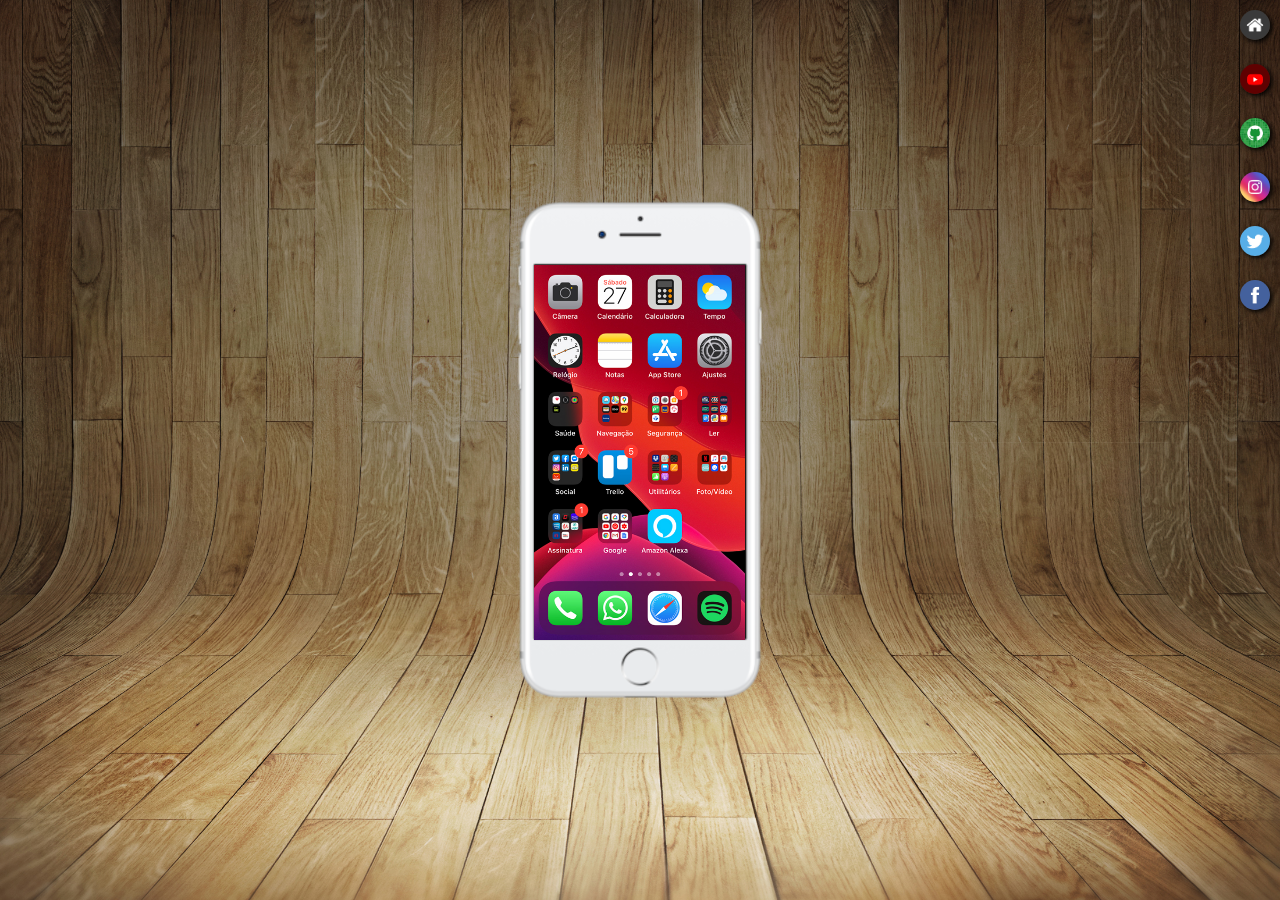
<file: index.html>
<!DOCTYPE html>
<html lang="pt-br">
<head>
    <meta charset="UTF-8">
    <meta name="viewport" content="width=device-width, initial-scale=1.0">
    <title>Projeto redes sociais</title>
    <link rel="shortcut icon" href="favicon.ico" type="image/x-icon">
    <link rel="stylesheet" href="estilos/style.css">




</head>
<body>
    <main>
        <section id="telefone">

            
                <iframe src="home.html" name="tela" id="tela" frameborder="0"></iframe>
            
           

        </section>

        <section id="redes-sociais">

            <a href="home.html" target="tela"><img src="imagens/logo-home.jpg" alt=""></a>  <br> 
            <a href="youtube.html" target="tela"><img src="imagens/logo-youtube.jpg" alt=""></a>  <br>
            <a href="github.io.html" target="tela" ><img src="imagens/logo-github.jpg" alt=""></a>    <br>
            <a href="instagram.html" target="tela"><img src="imagens/logo-instagram.jpg" alt=""></a>  <br>
            <a href="twitter.html" target="tela"><img src="imagens/logo-twitter.jpg" alt=""></a>  <br>
            <a href="facebook.html" target="tela"><img src="imagens/logo-facebook.jpg" alt=""></a>  <br>
        </section>





    </main>

















</body>
</html>
</file>
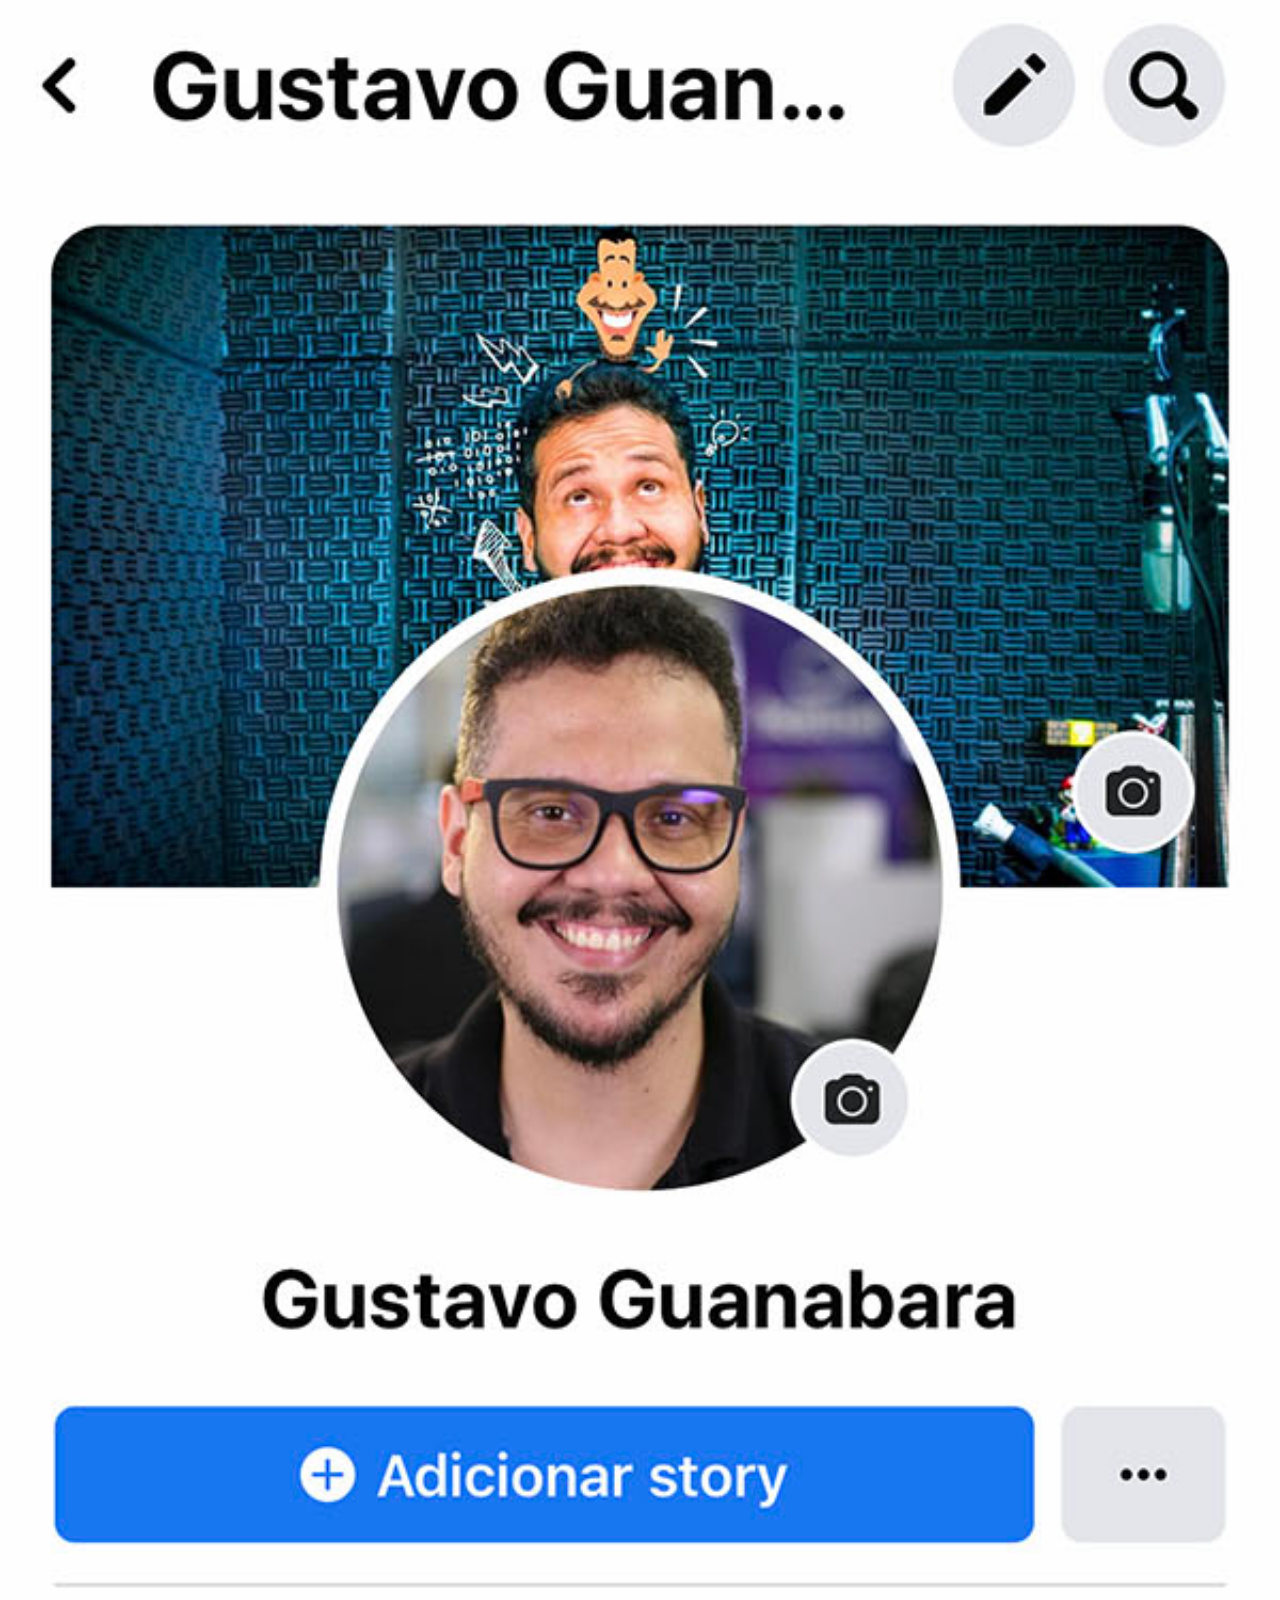
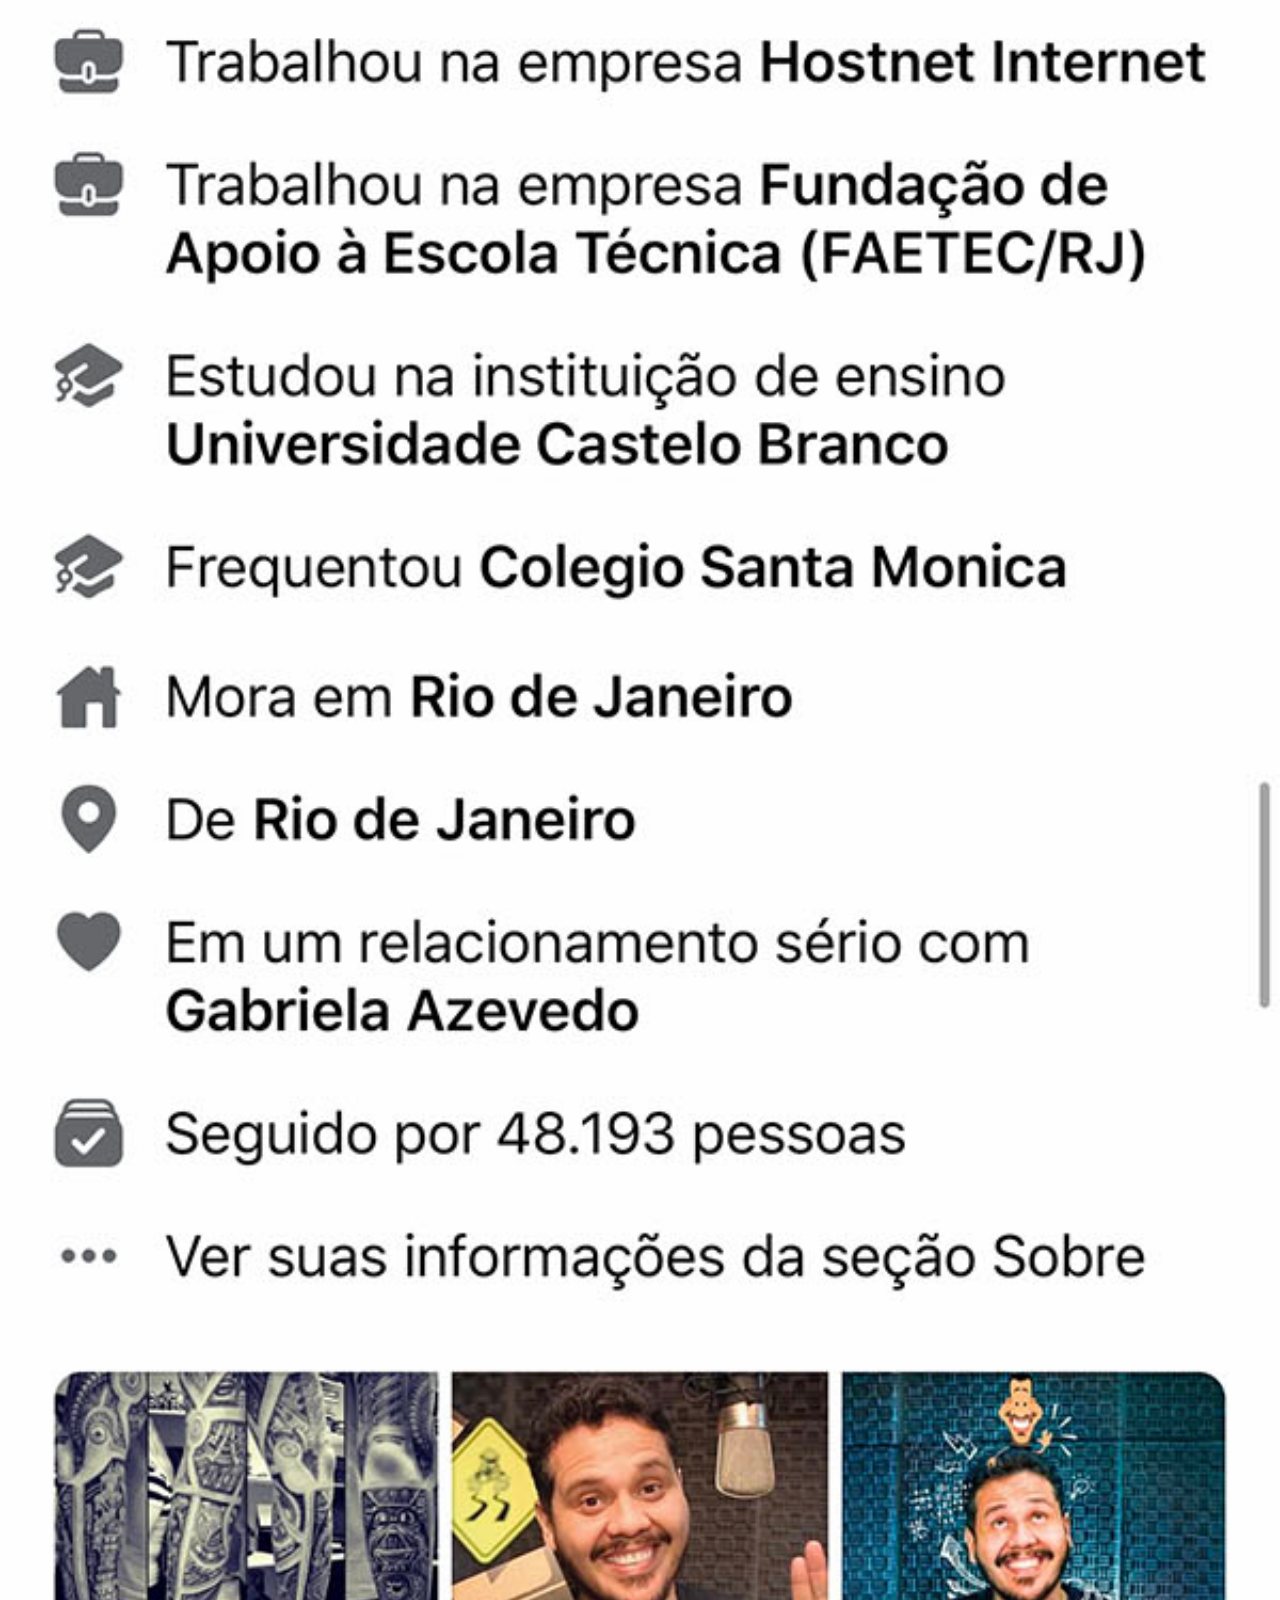
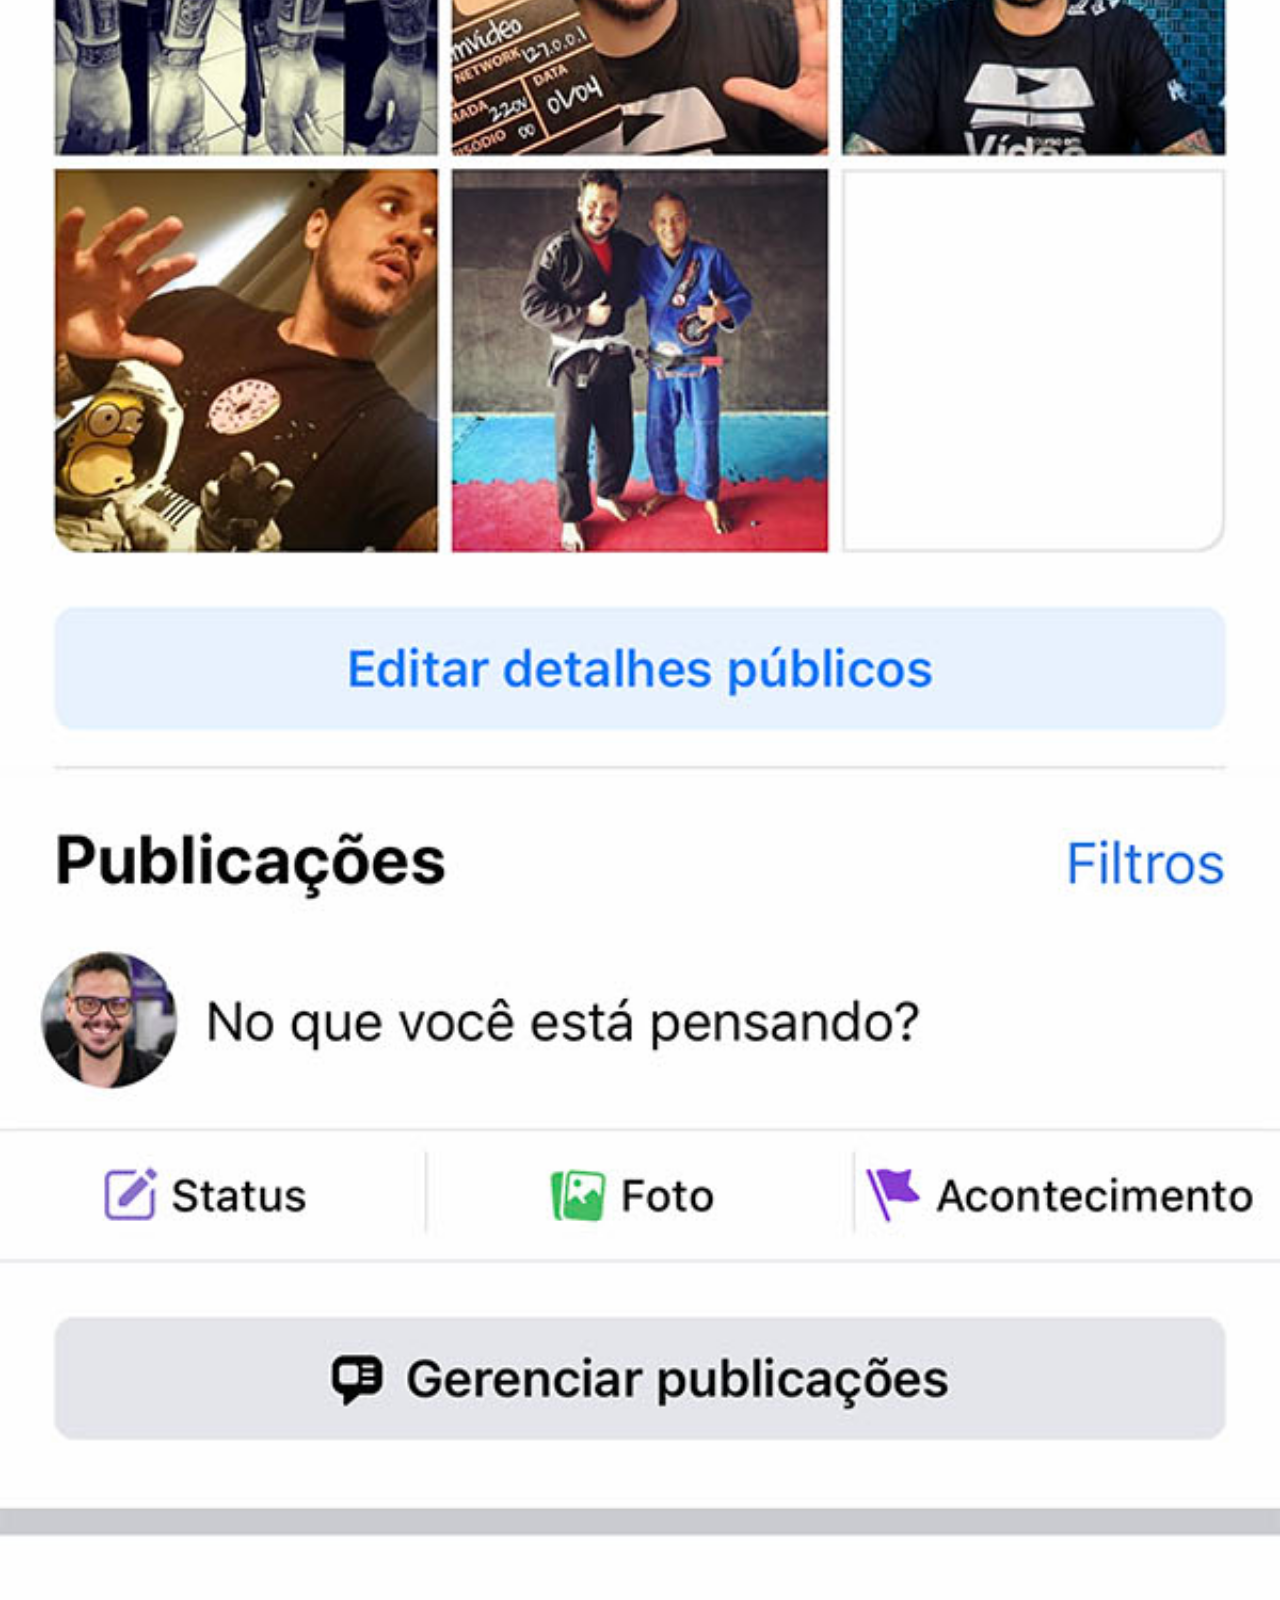
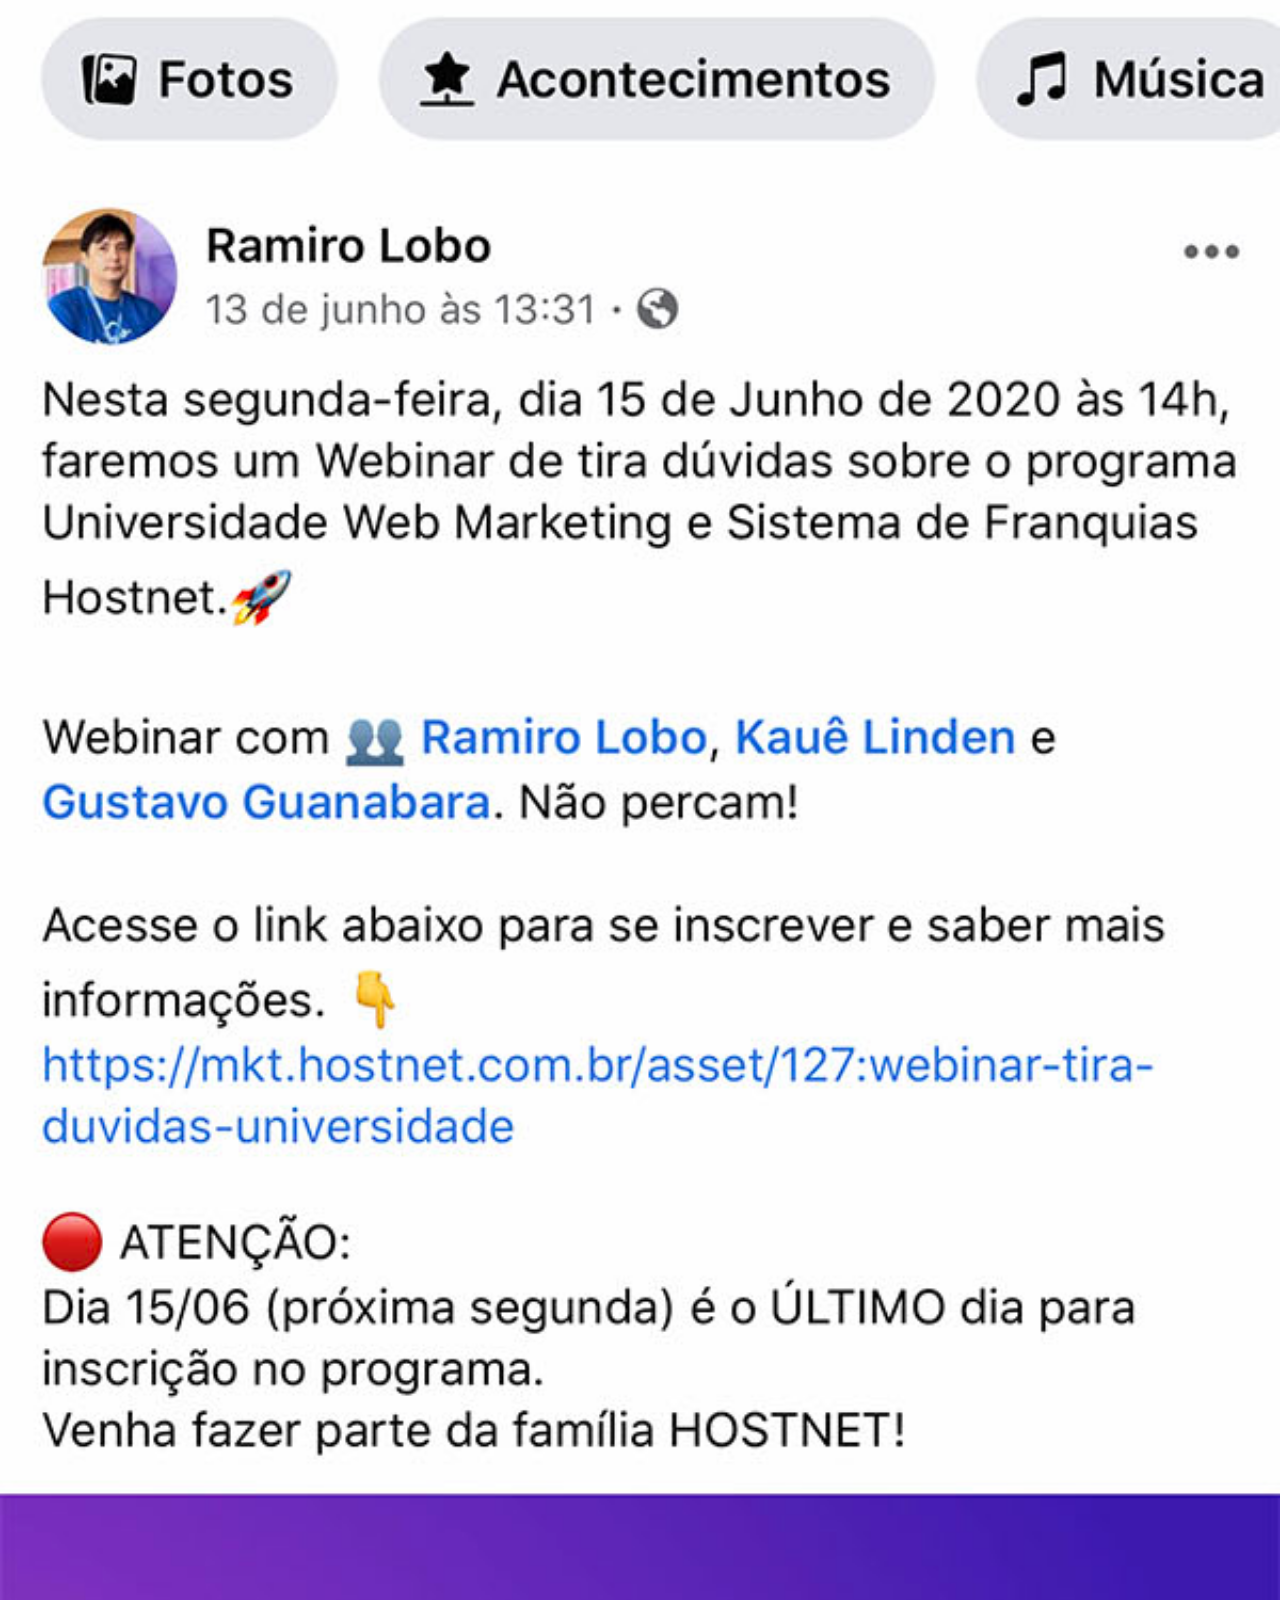
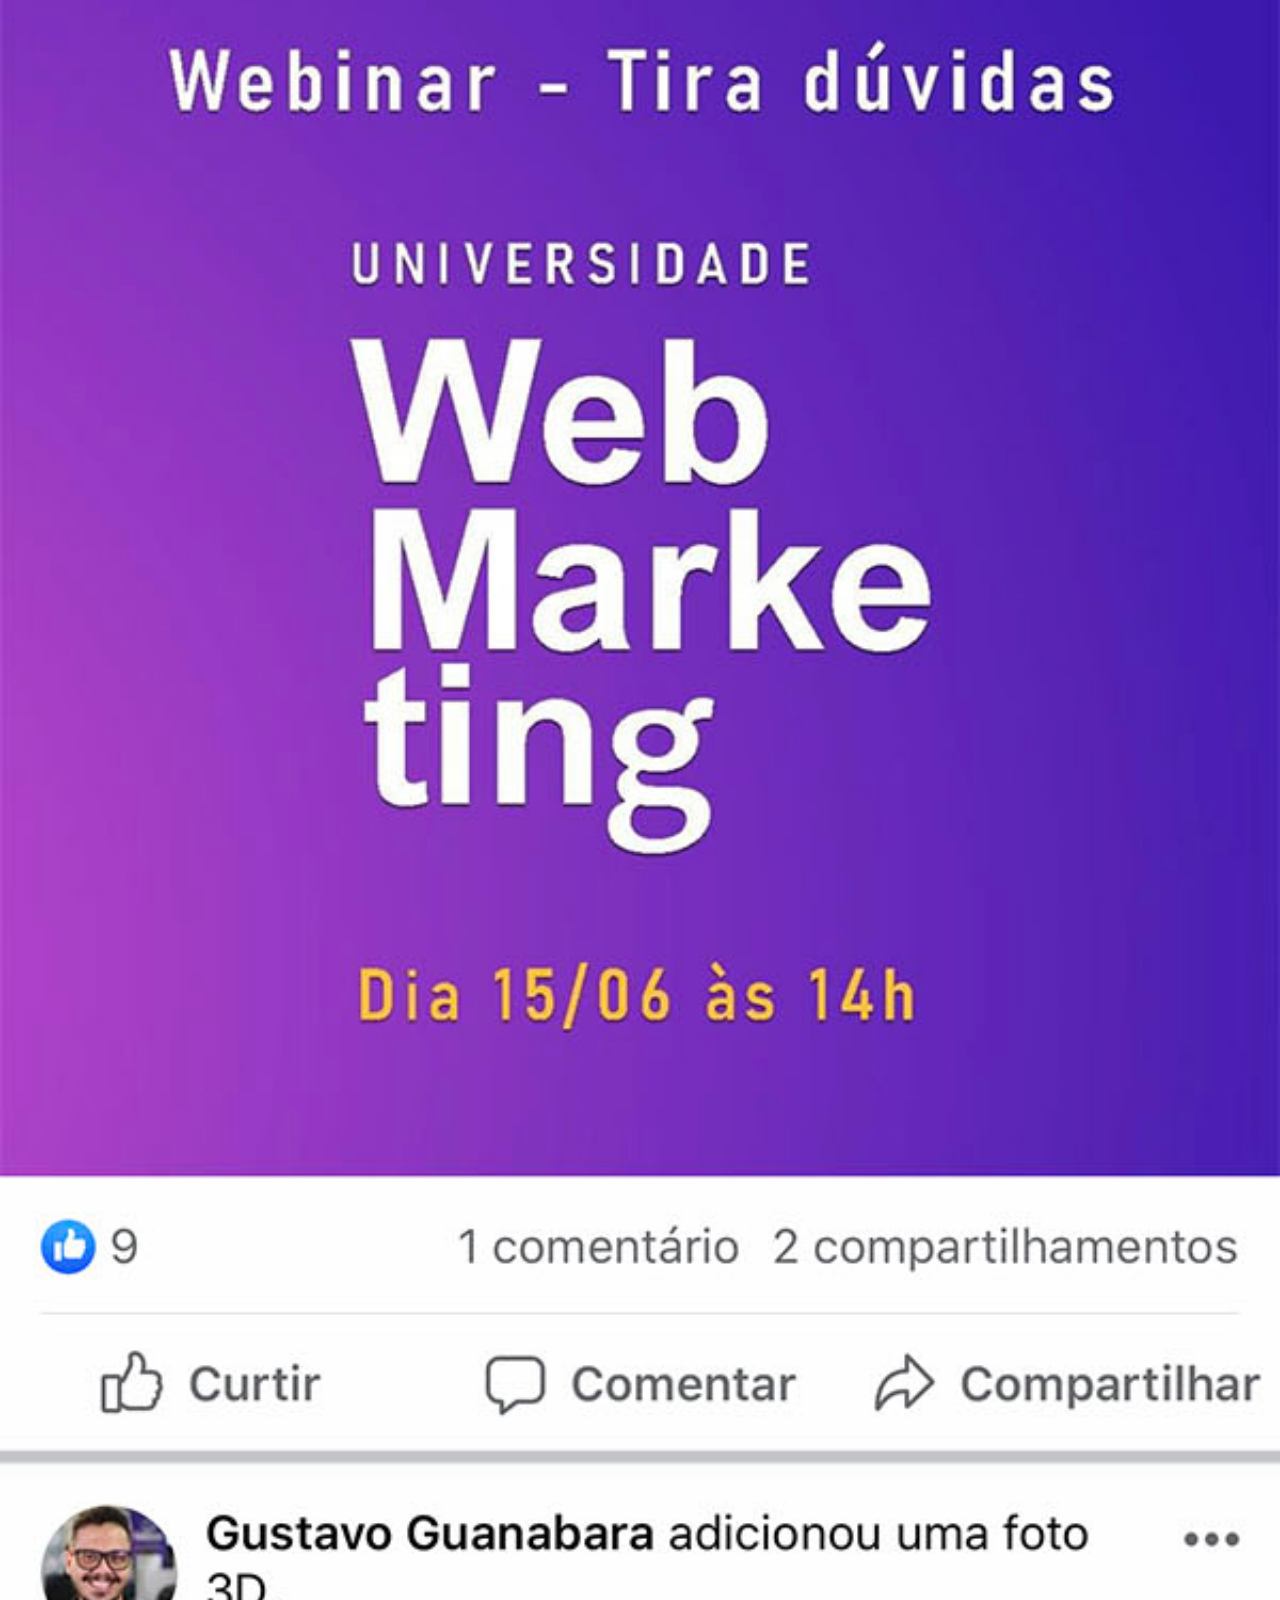
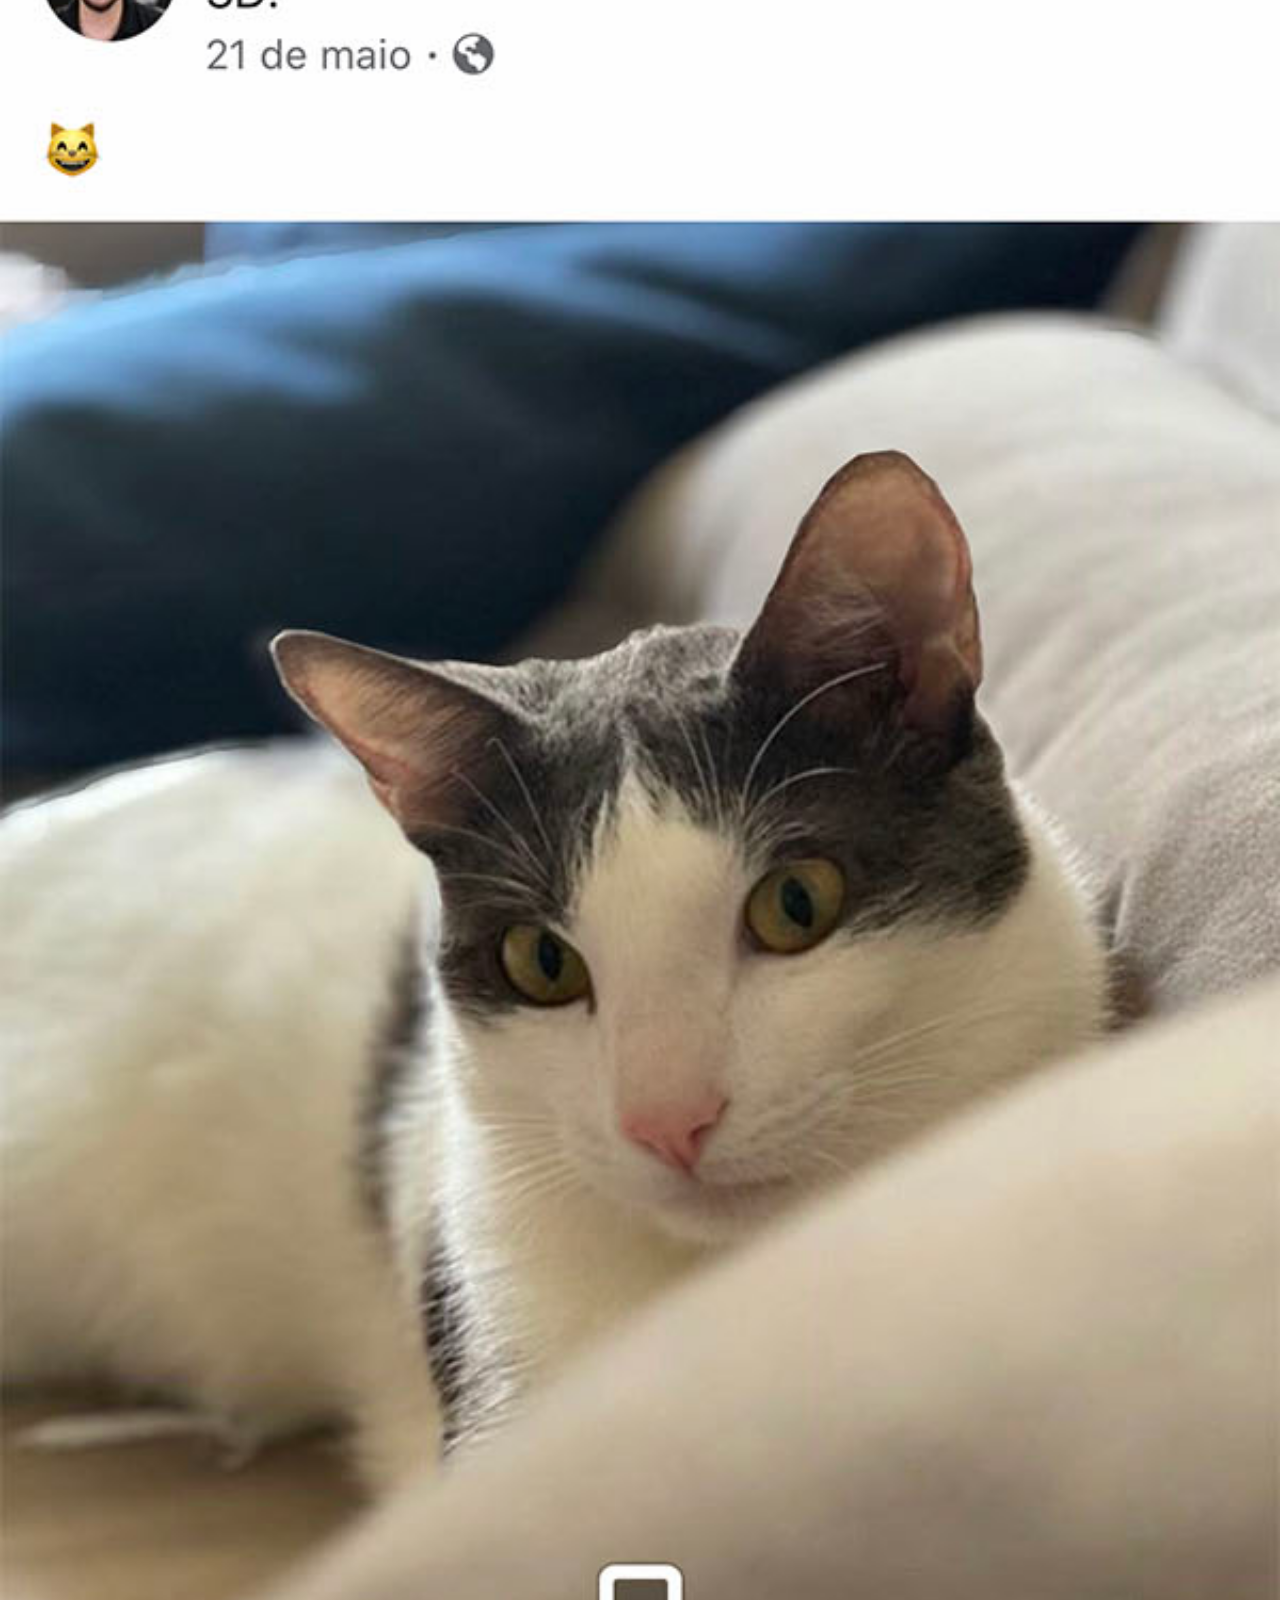
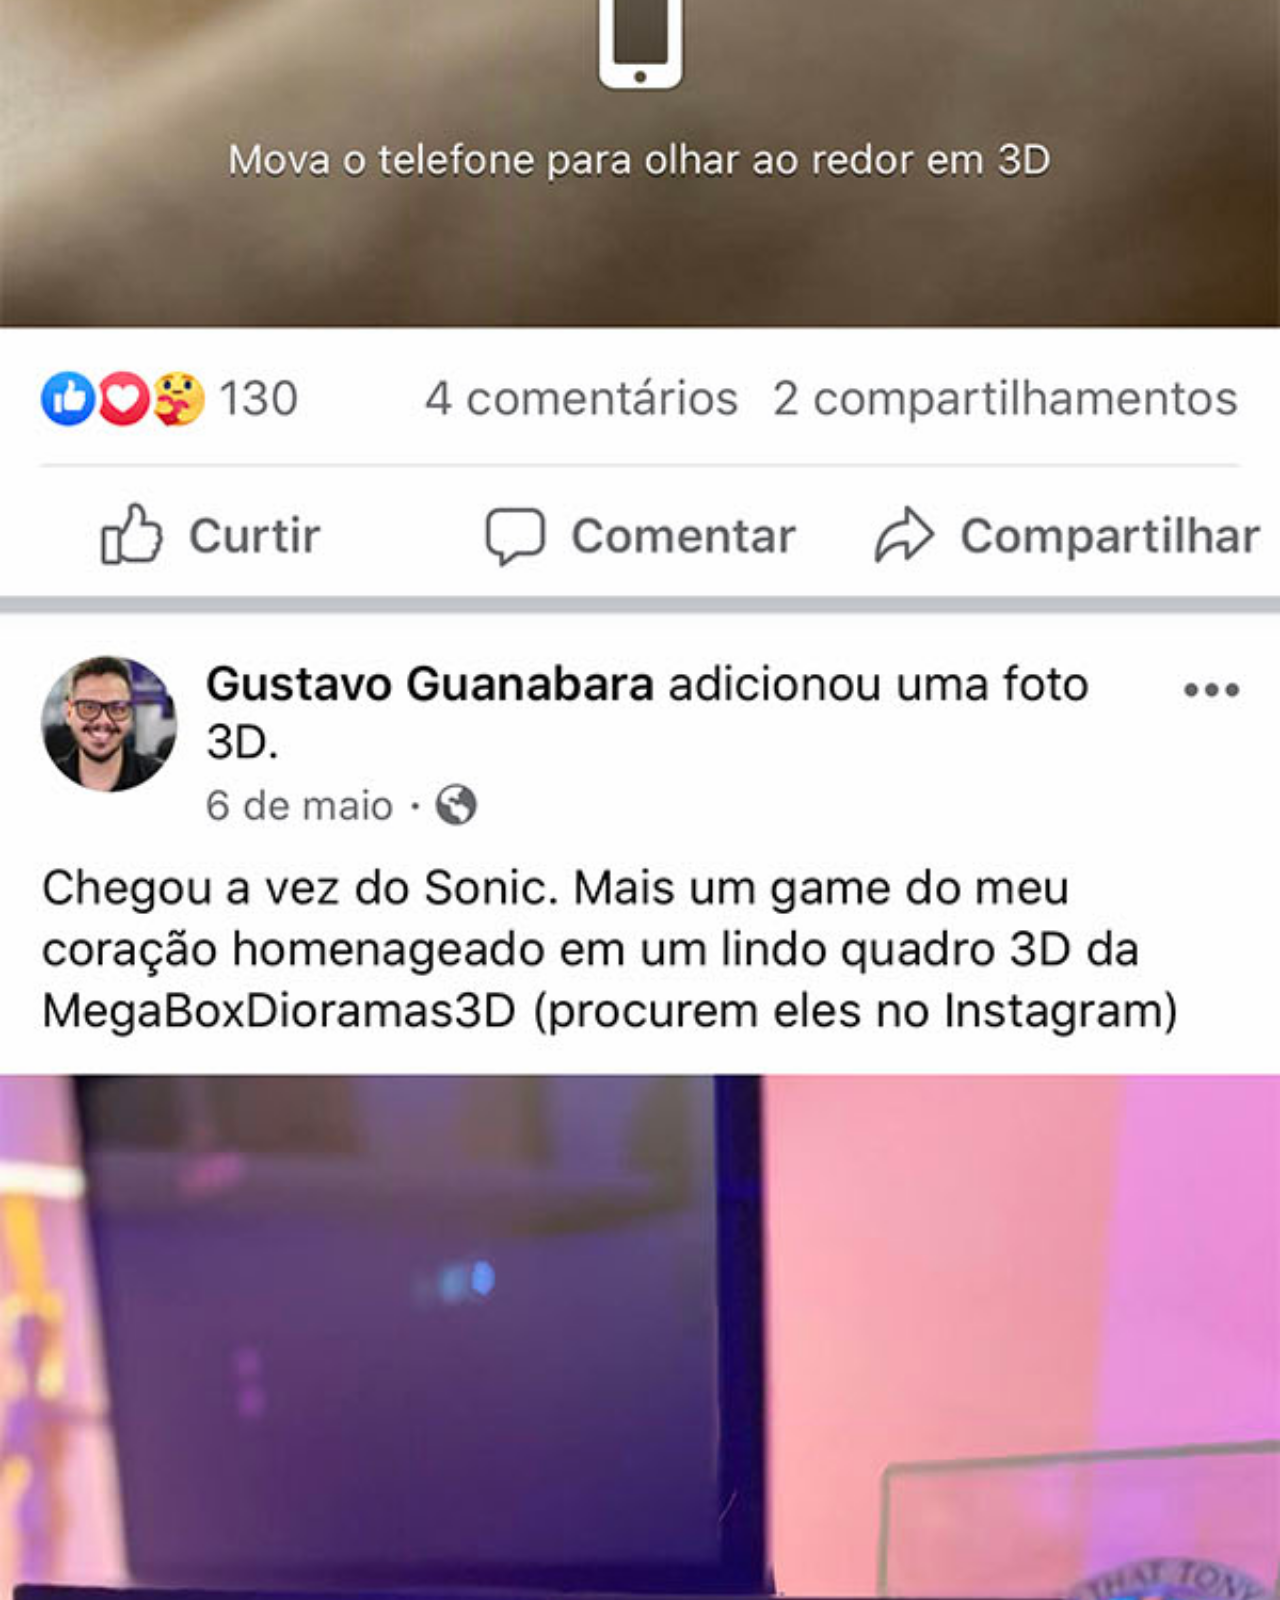
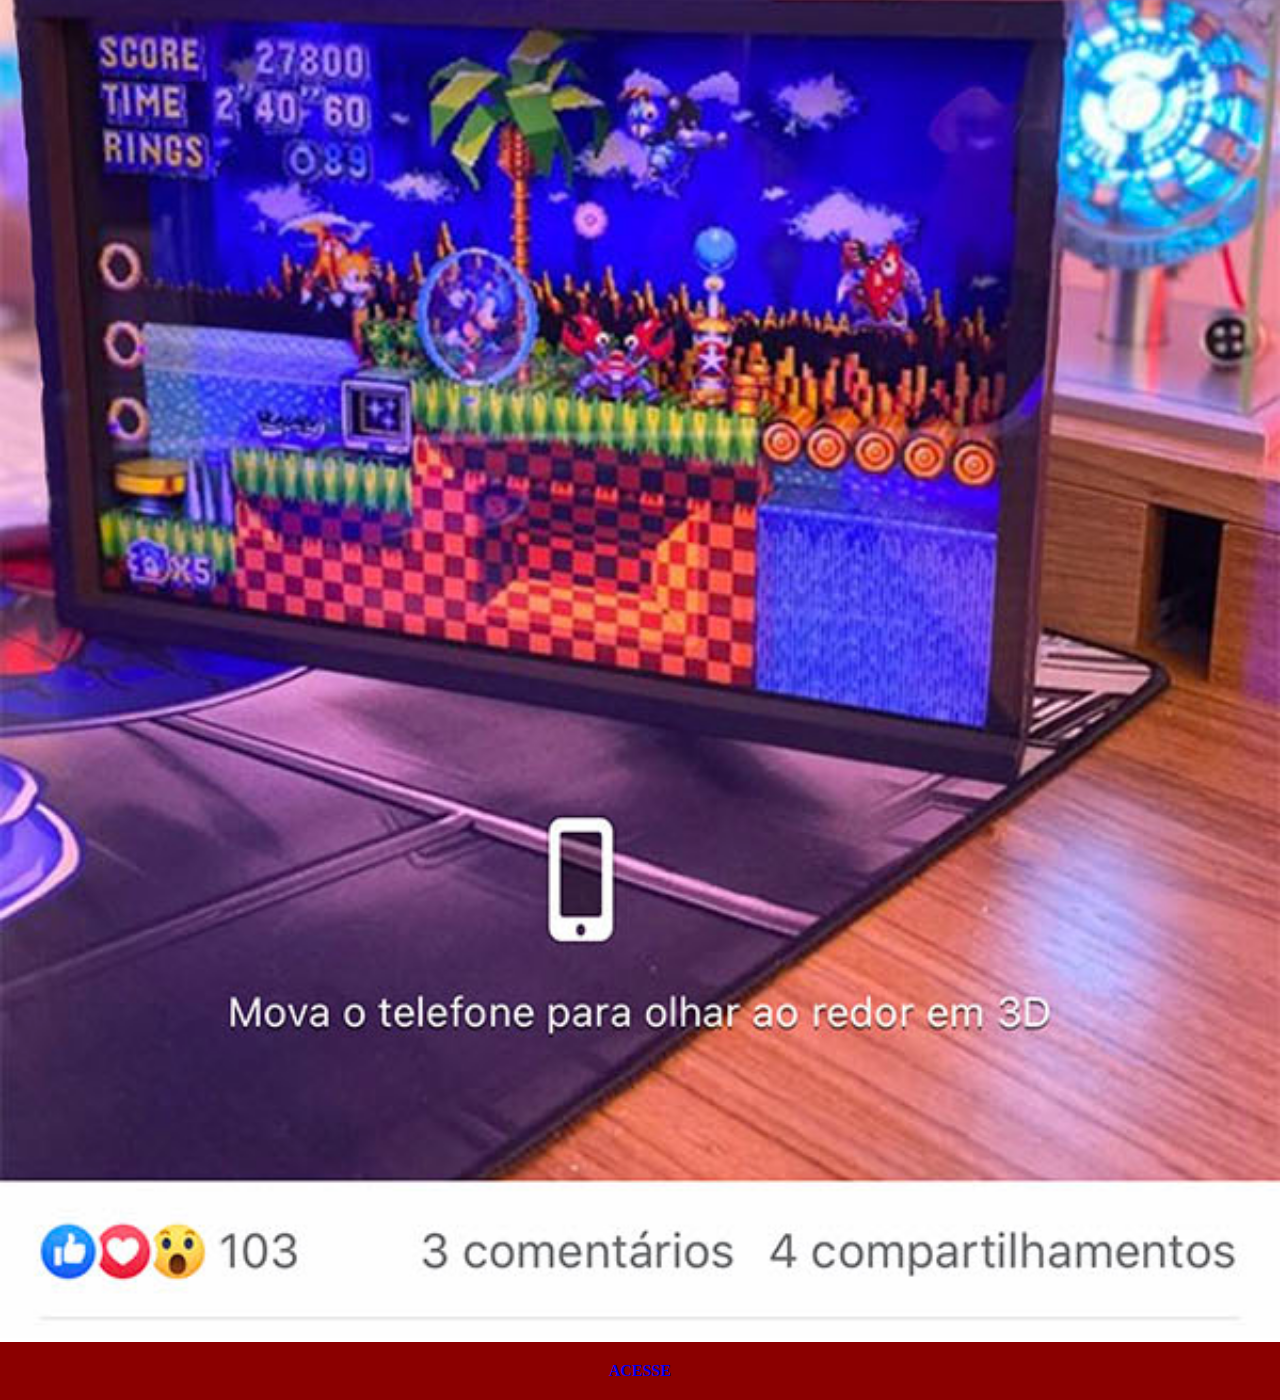
<file: facebook.html>
<!DOCTYPE html>
<html lang="pt-br">
<head>
    <meta charset="UTF-8">
    <meta name="viewport" content="width=device-width, initial-scale=1.0">
    <title>Facebook</title>
    <link rel="stylesheet" href="estilos/social.css">
</head>
<body>
    <img src="imagens/tela-facebook.jpg" alt="Facebook">
    <a href="https://www.facebook.com/gustavoguanabara/?locale=pt_BR" target="_blank">ACESSE</a>
</body>
</html>
</file>
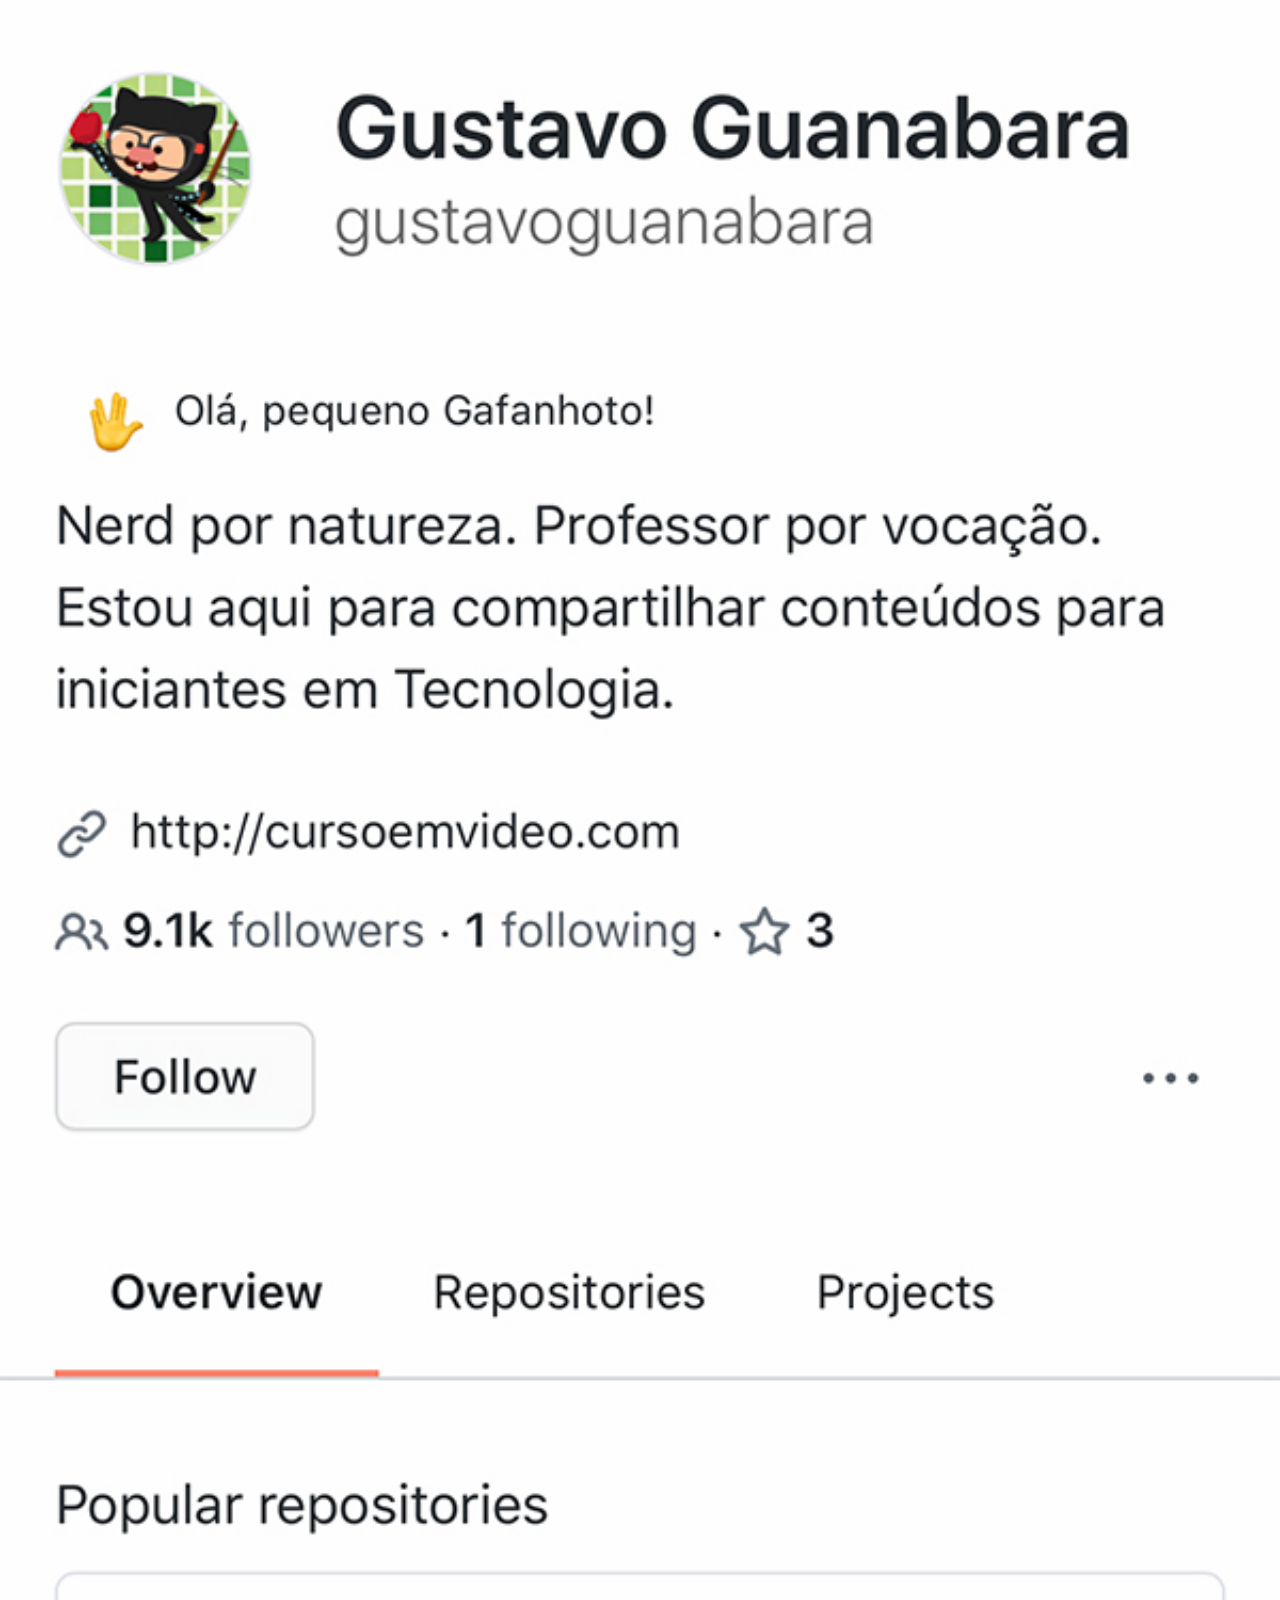
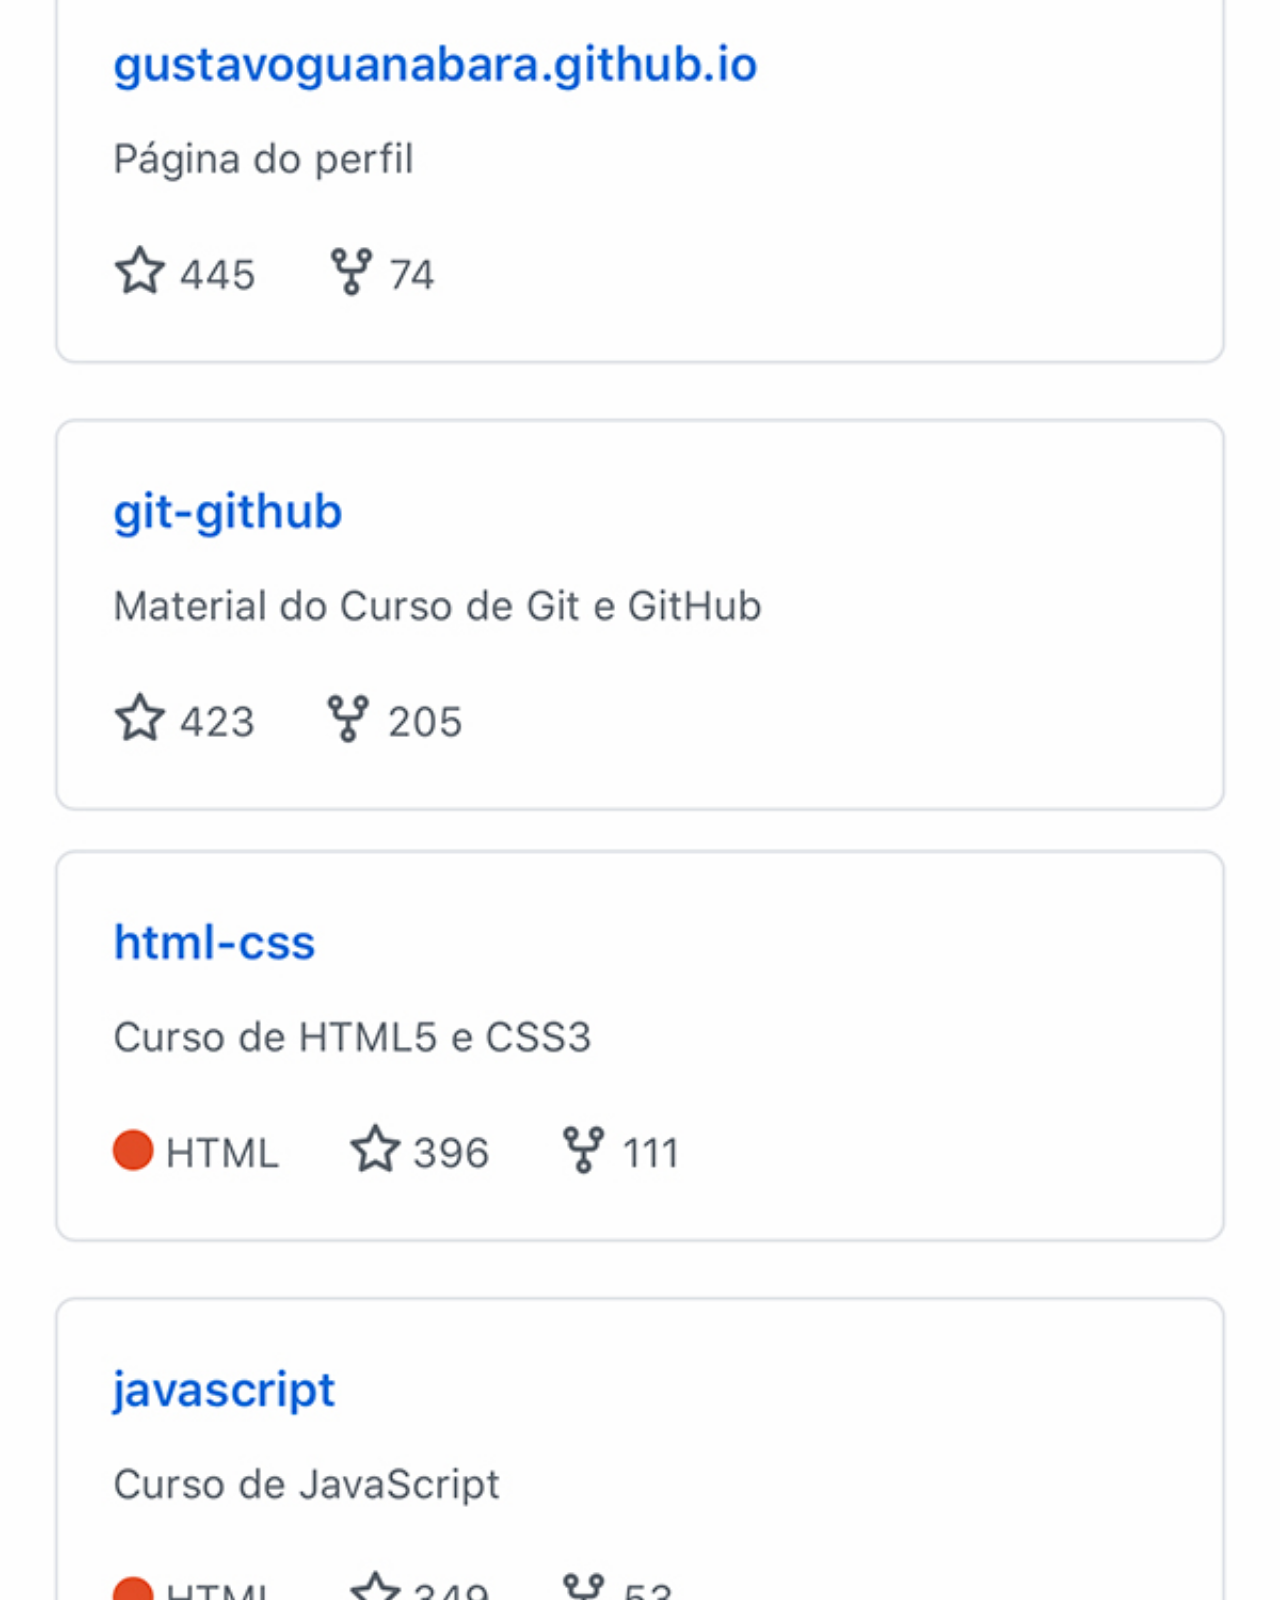
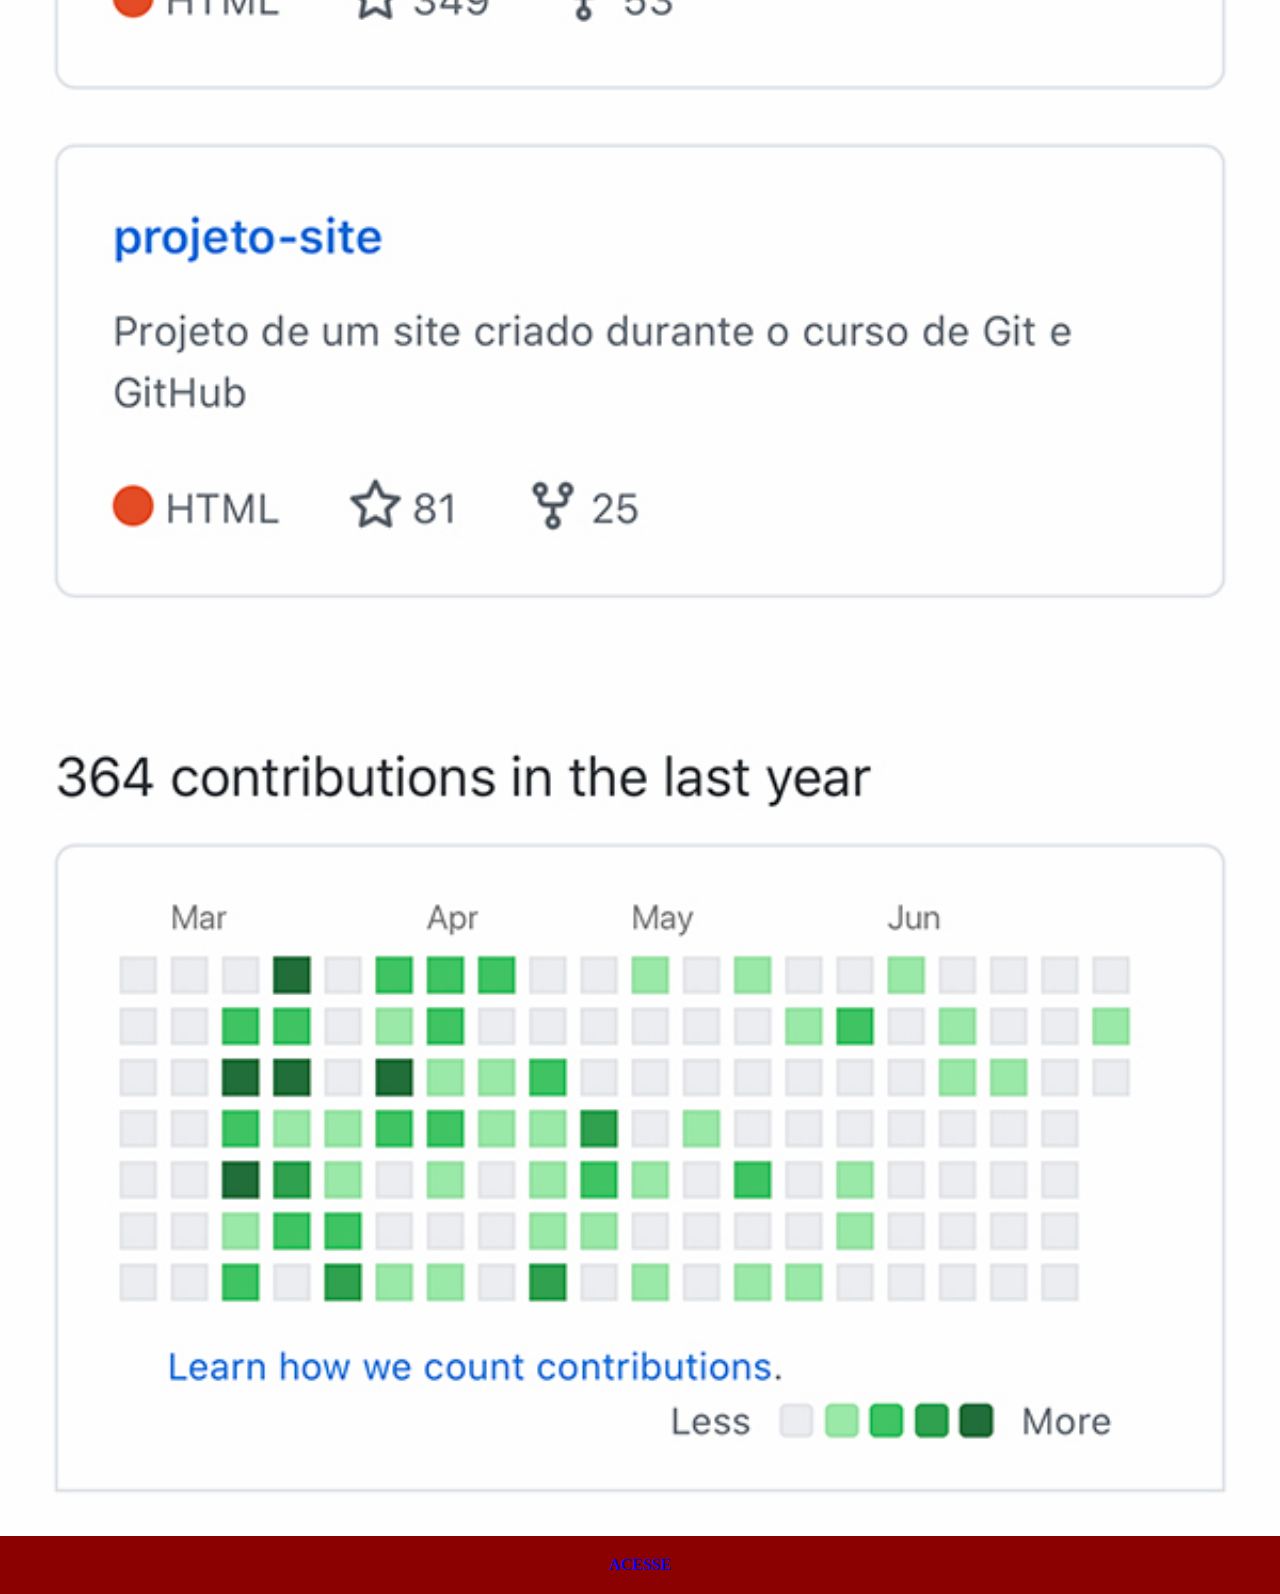
<file: github.io.html>
<!DOCTYPE html>
<html lang="pt-br">
<head>
    <meta charset="UTF-8">
    <meta name="viewport" content="width=device-width, initial-scale=1.0">
    <title>Github</title>
    <link rel="stylesheet" href="estilos/social.css">

</head>
<body>
    <img src="imagens/tela-github.jpg" alt="github.io">
    <a href="https://github.com/gustavoguanabara" target="_blank">ACESSE</a>
</body>
</html>
</file>
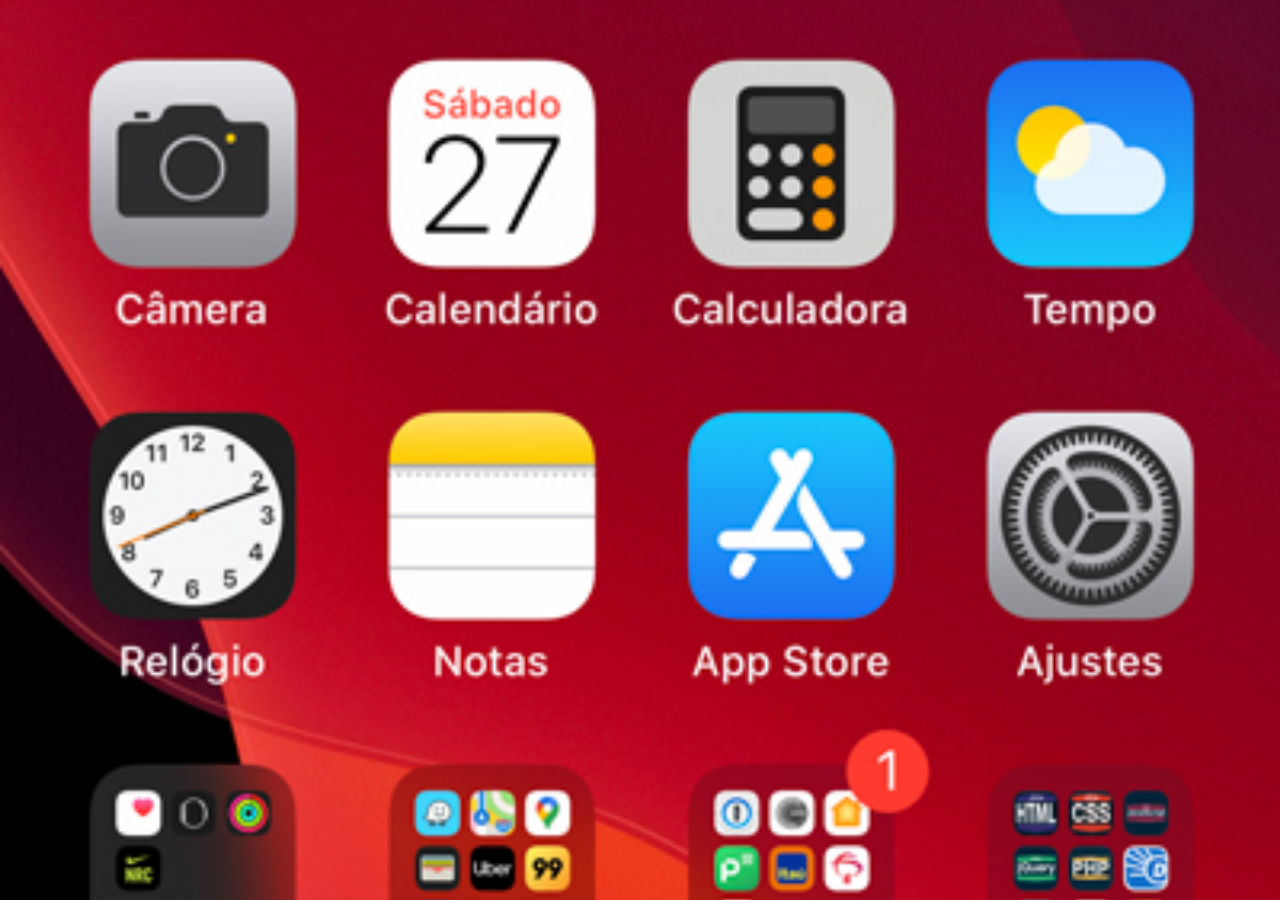
<file: home.html>
<!DOCTYPE html>
<html lang="pt-br">
<head>
    <meta charset="UTF-8">
    <meta name="viewport" content="width=device-width, initial-scale=1.0">
    <title>Home</title>

    <style>

        *{
            margin: 0px;
            padding: 0px;

        }

        body{
            width: 100vh;
            height: 100vh;
            background: black url('imagens/tela-home.jpg') no-repeat top center;
            background-size: cover;
            overflow: hidden;
        }

    </style>






</head>
<body>
    
</body>
</html>
</file>
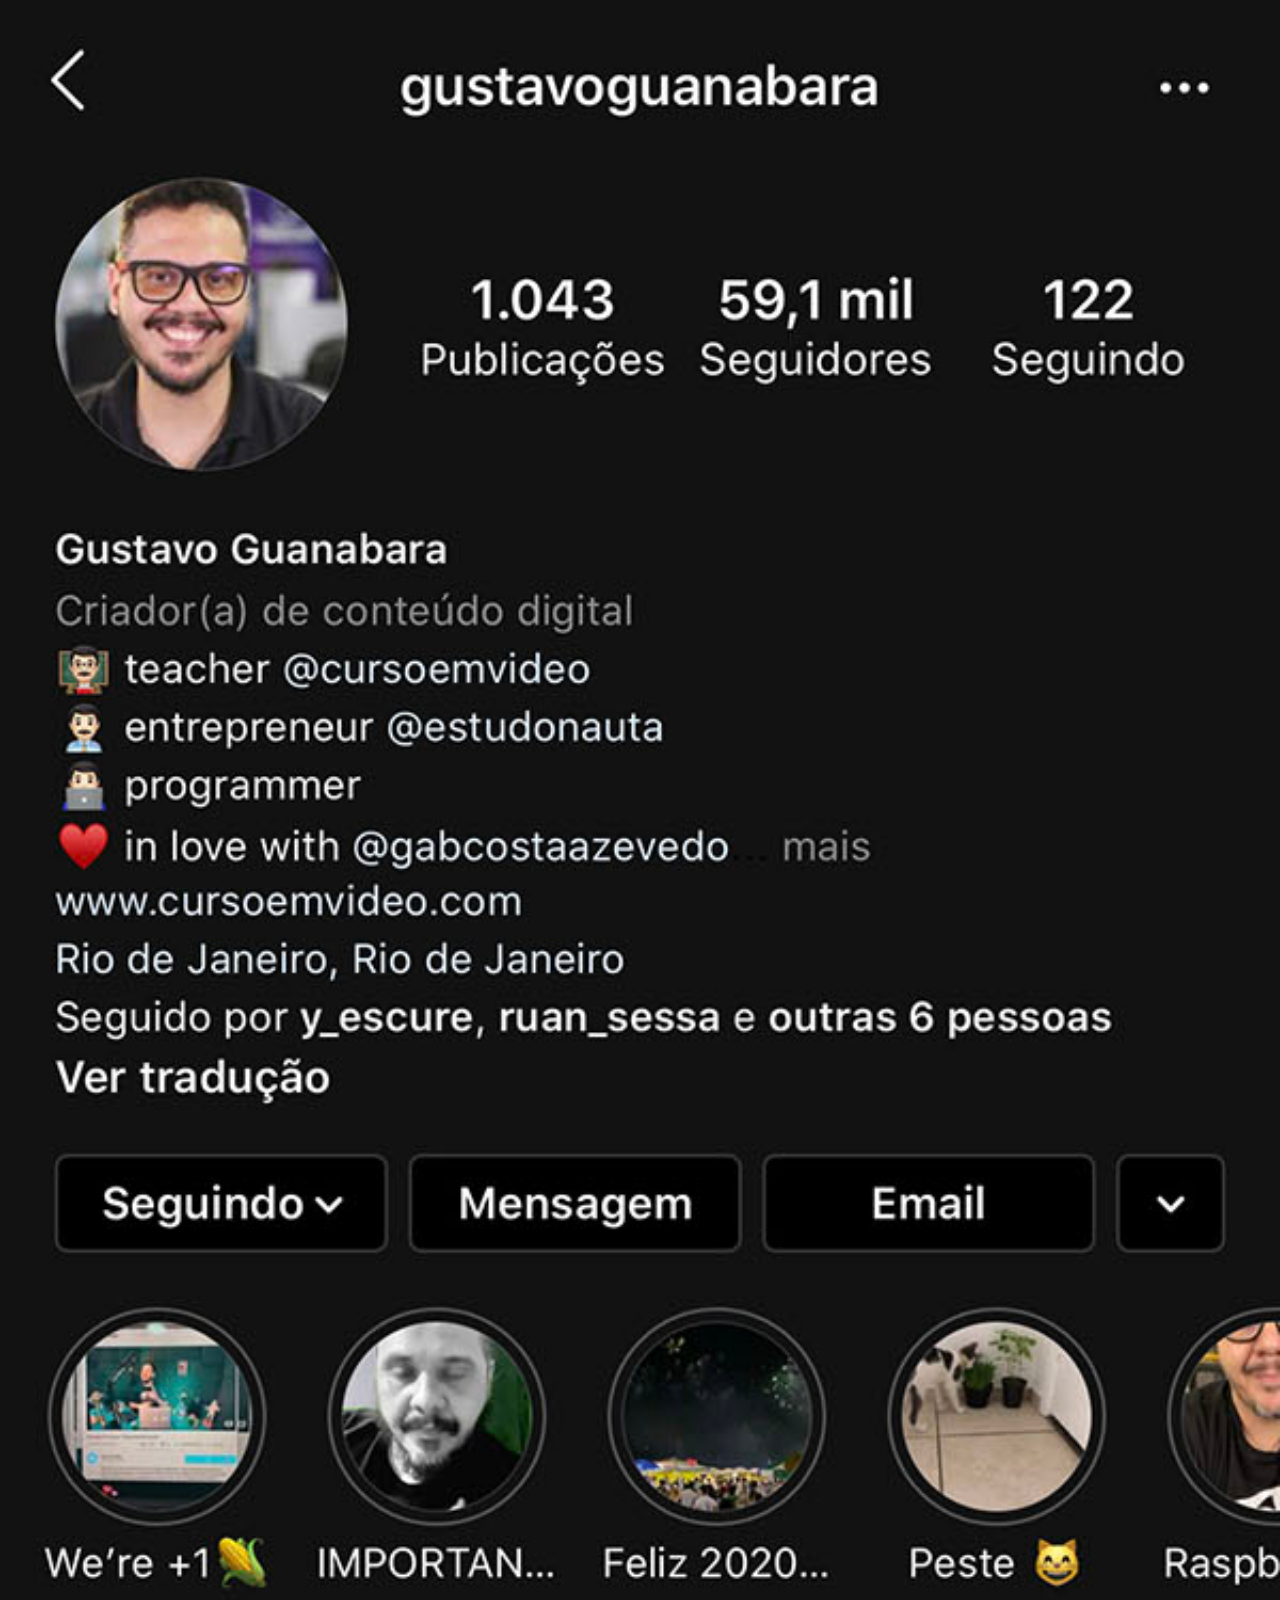
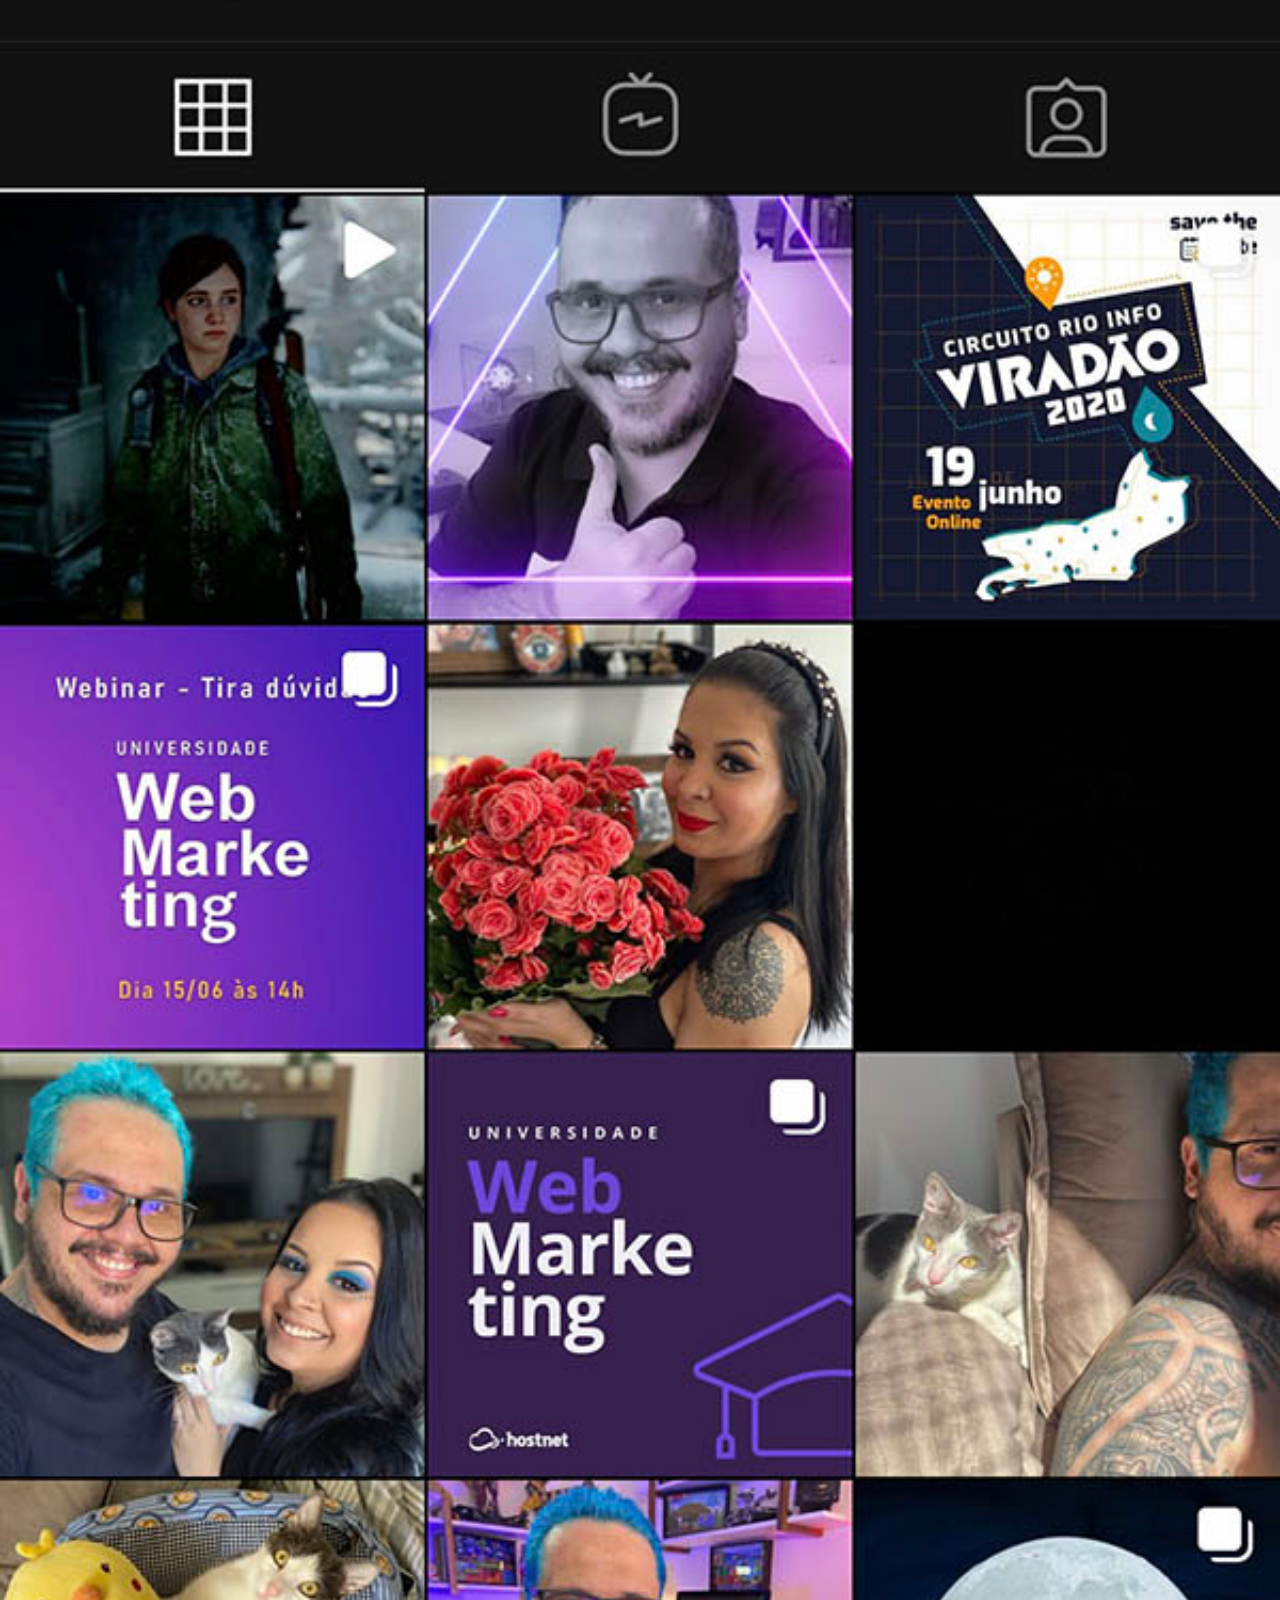
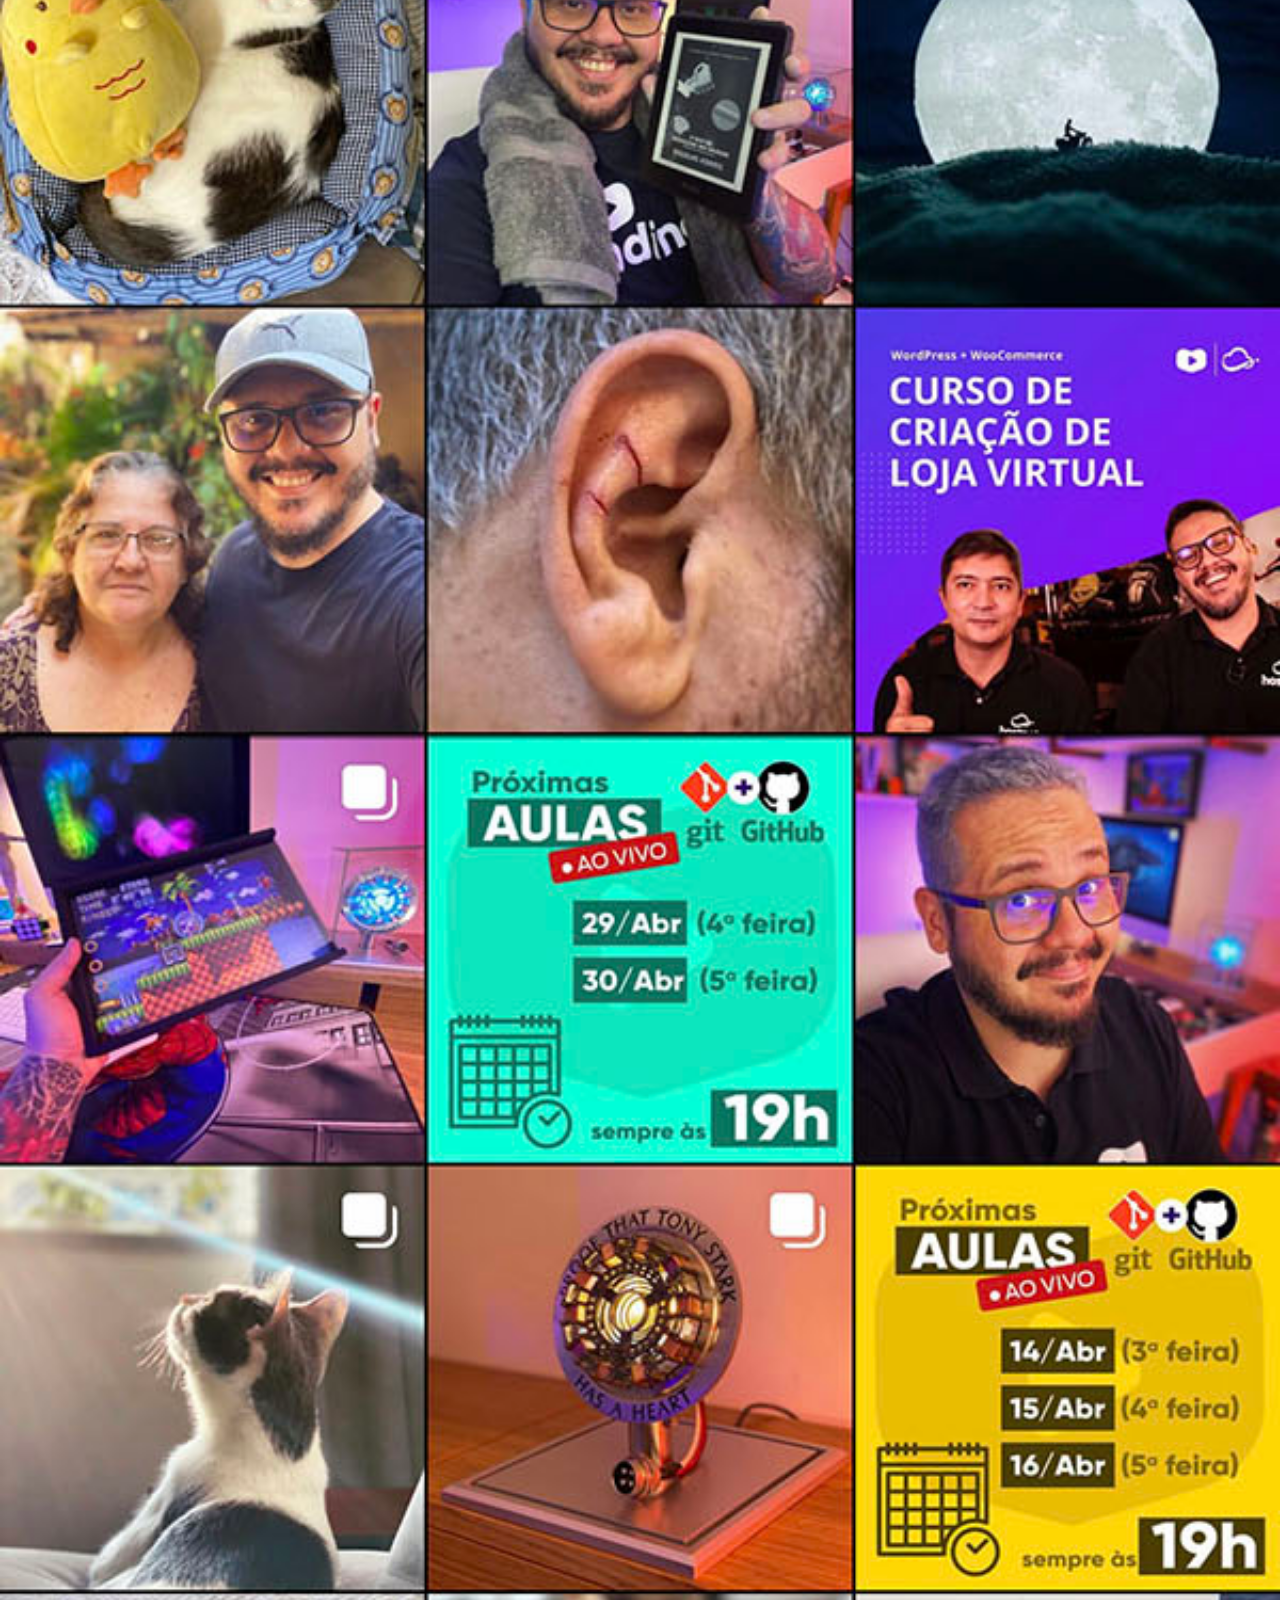
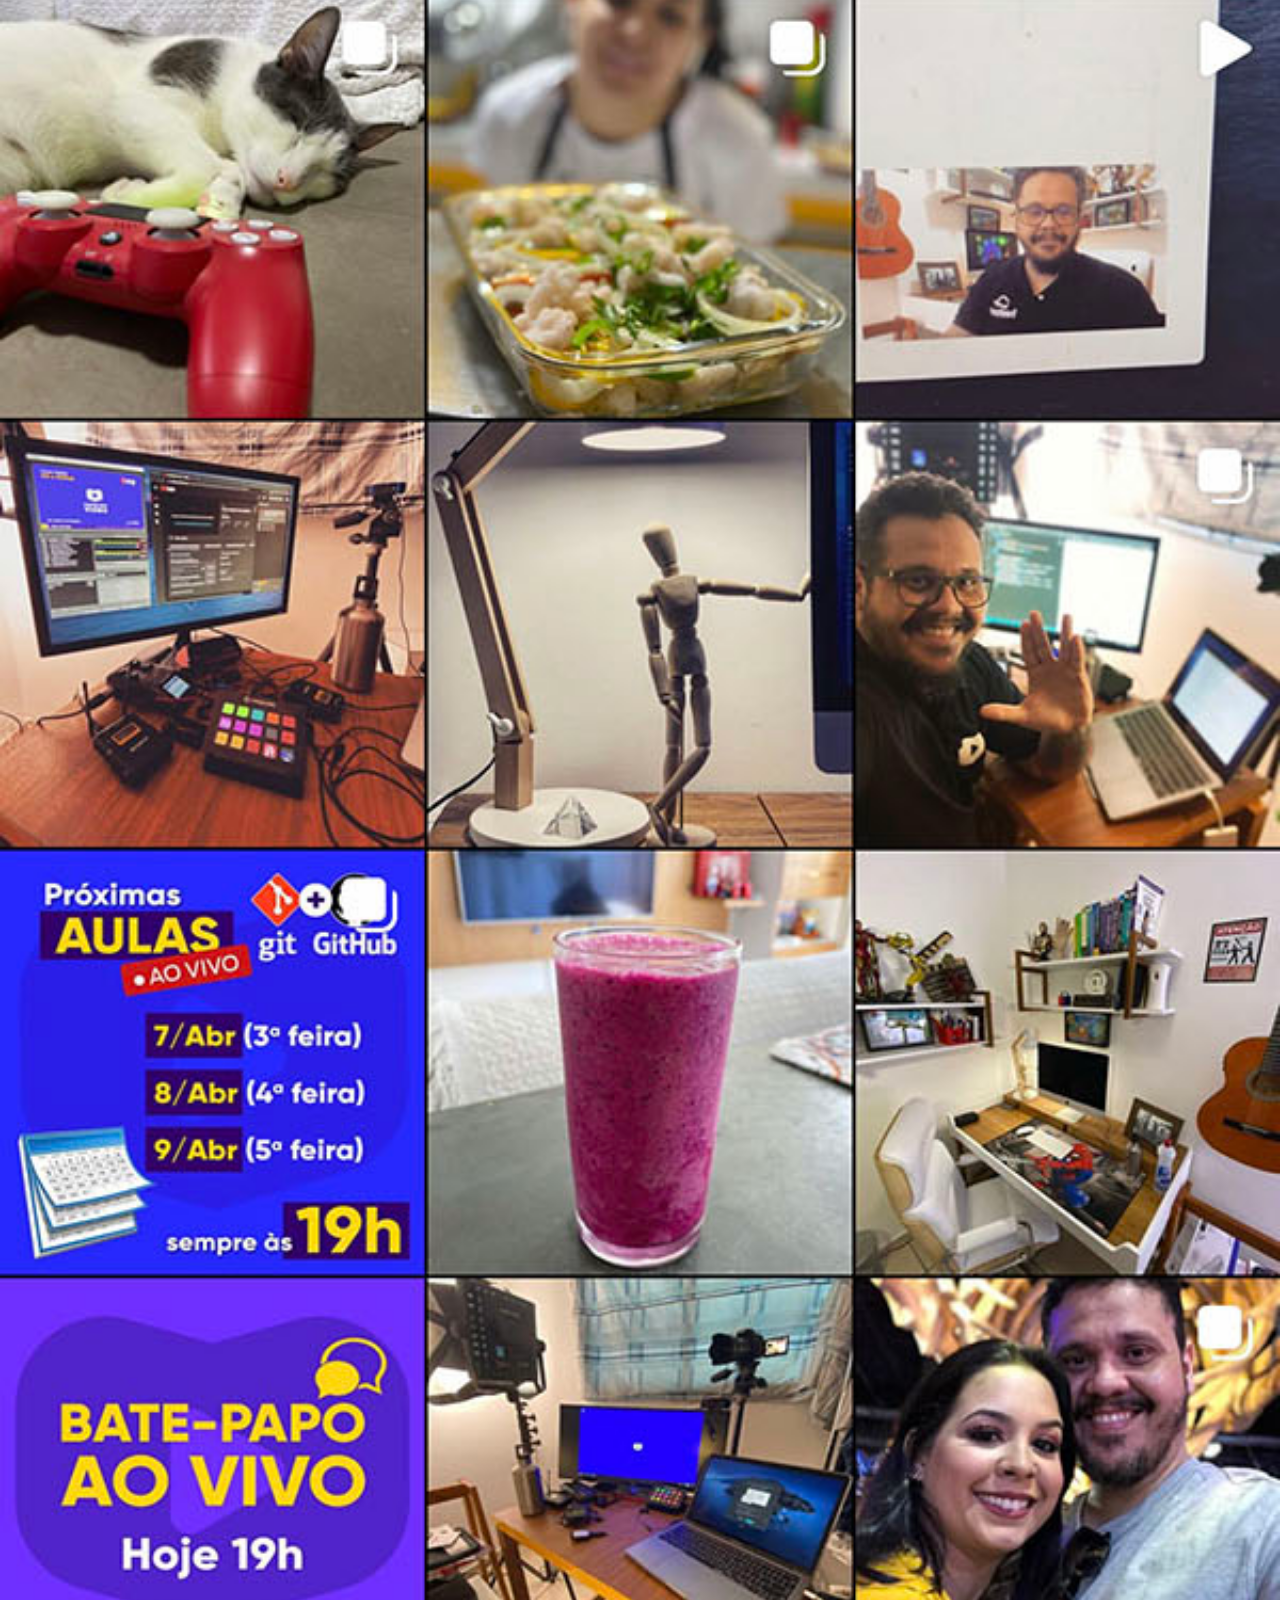
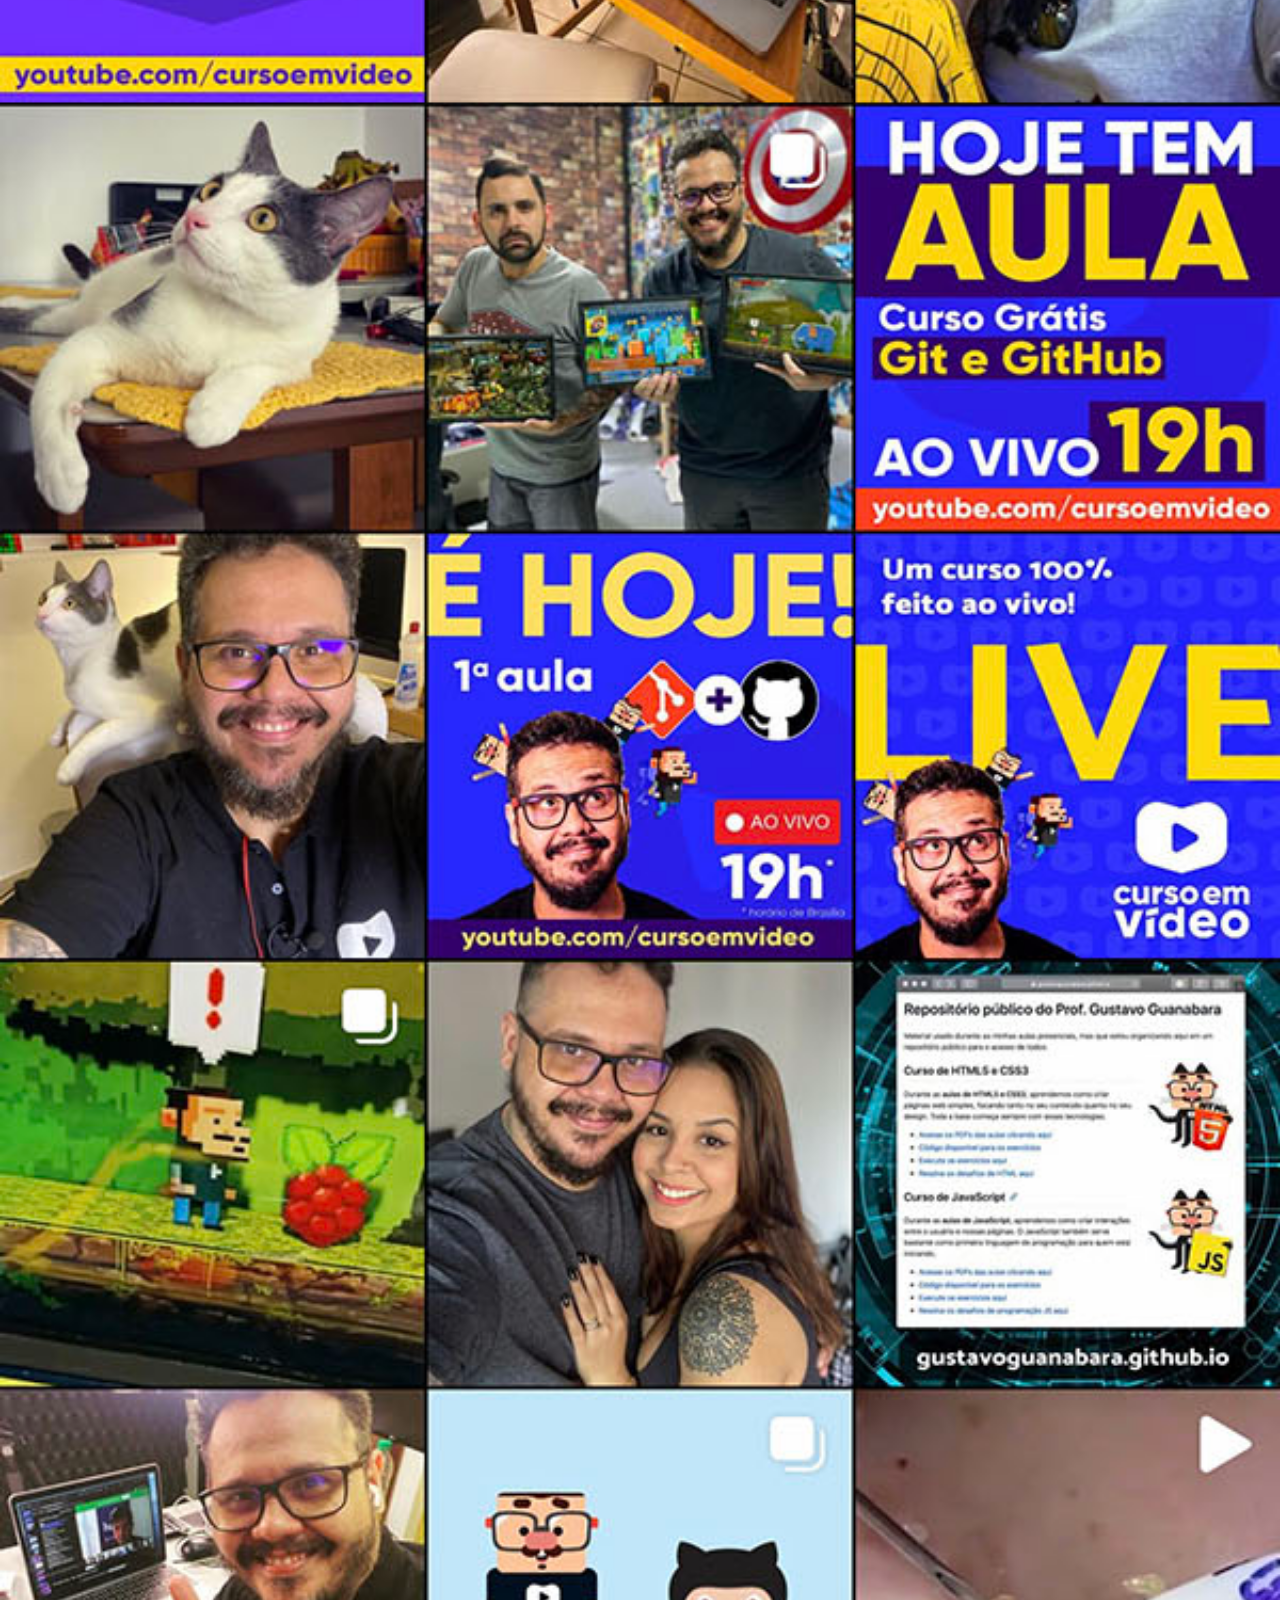
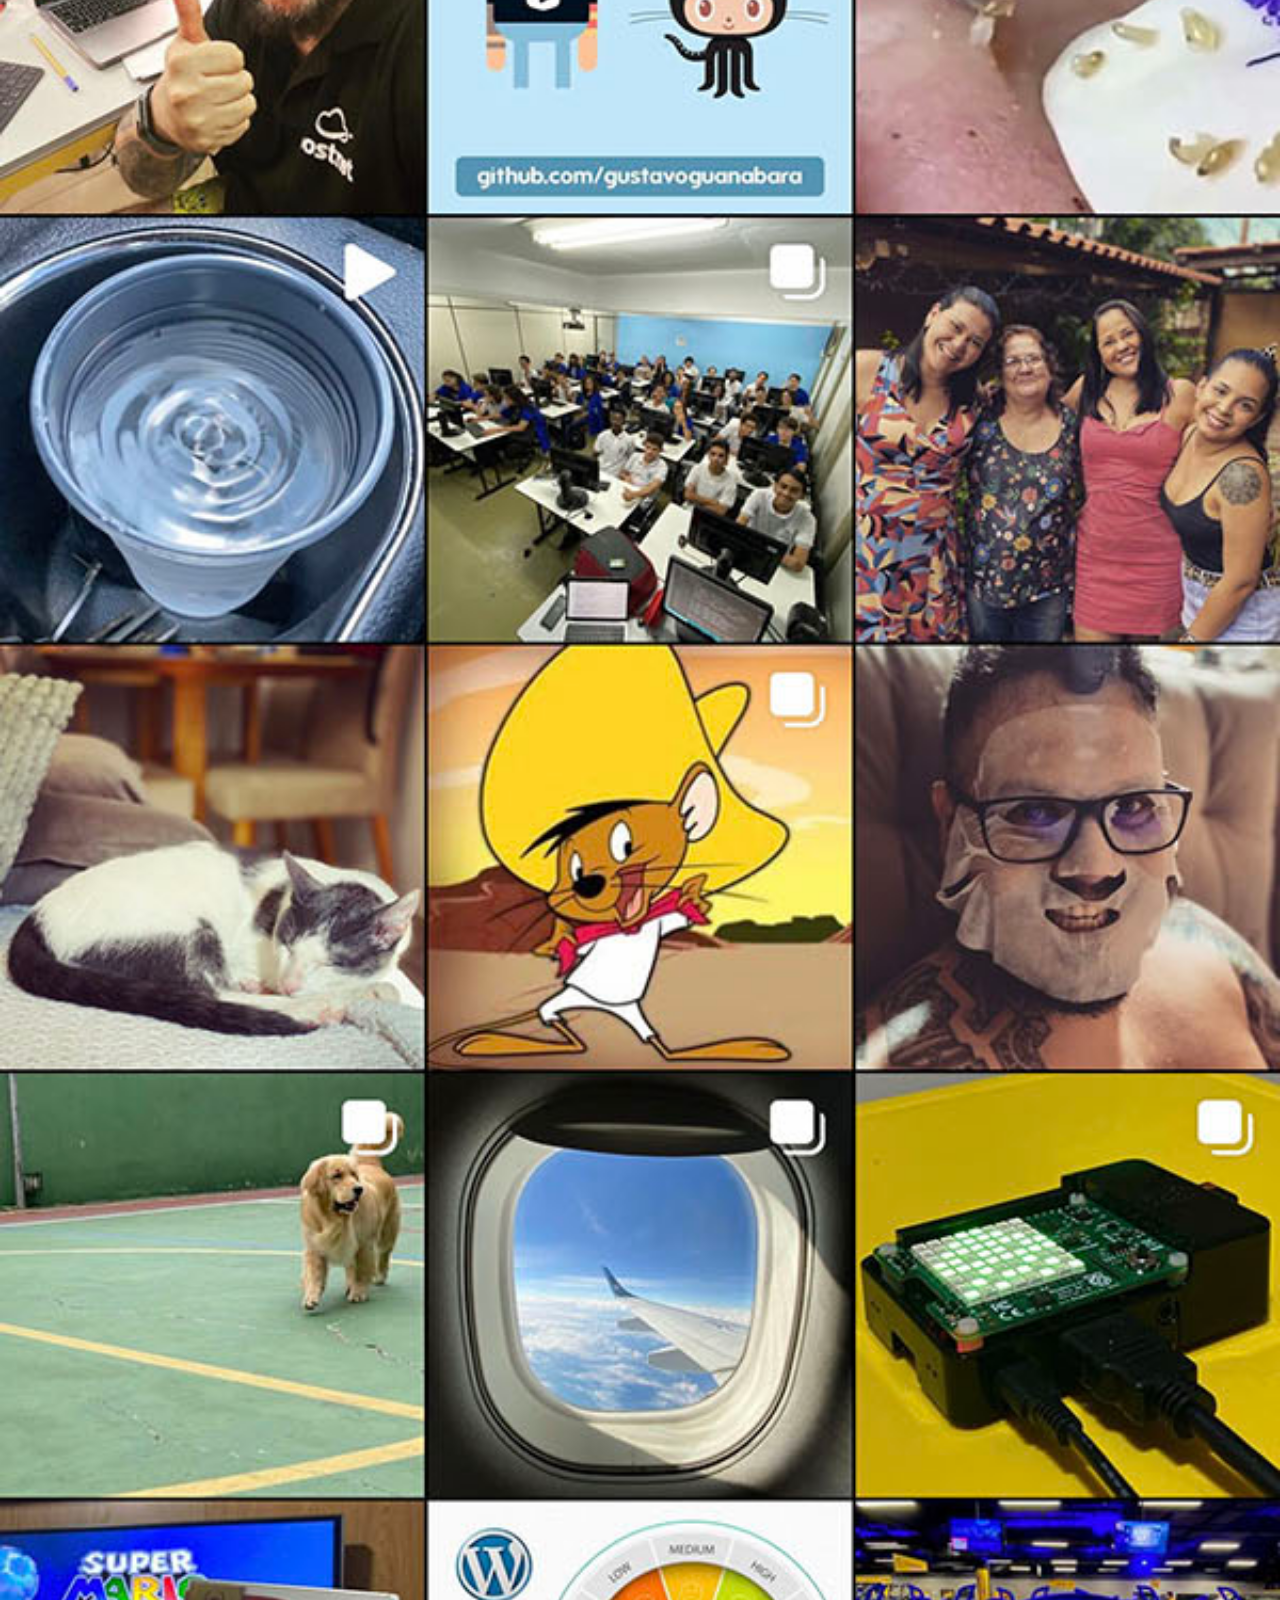
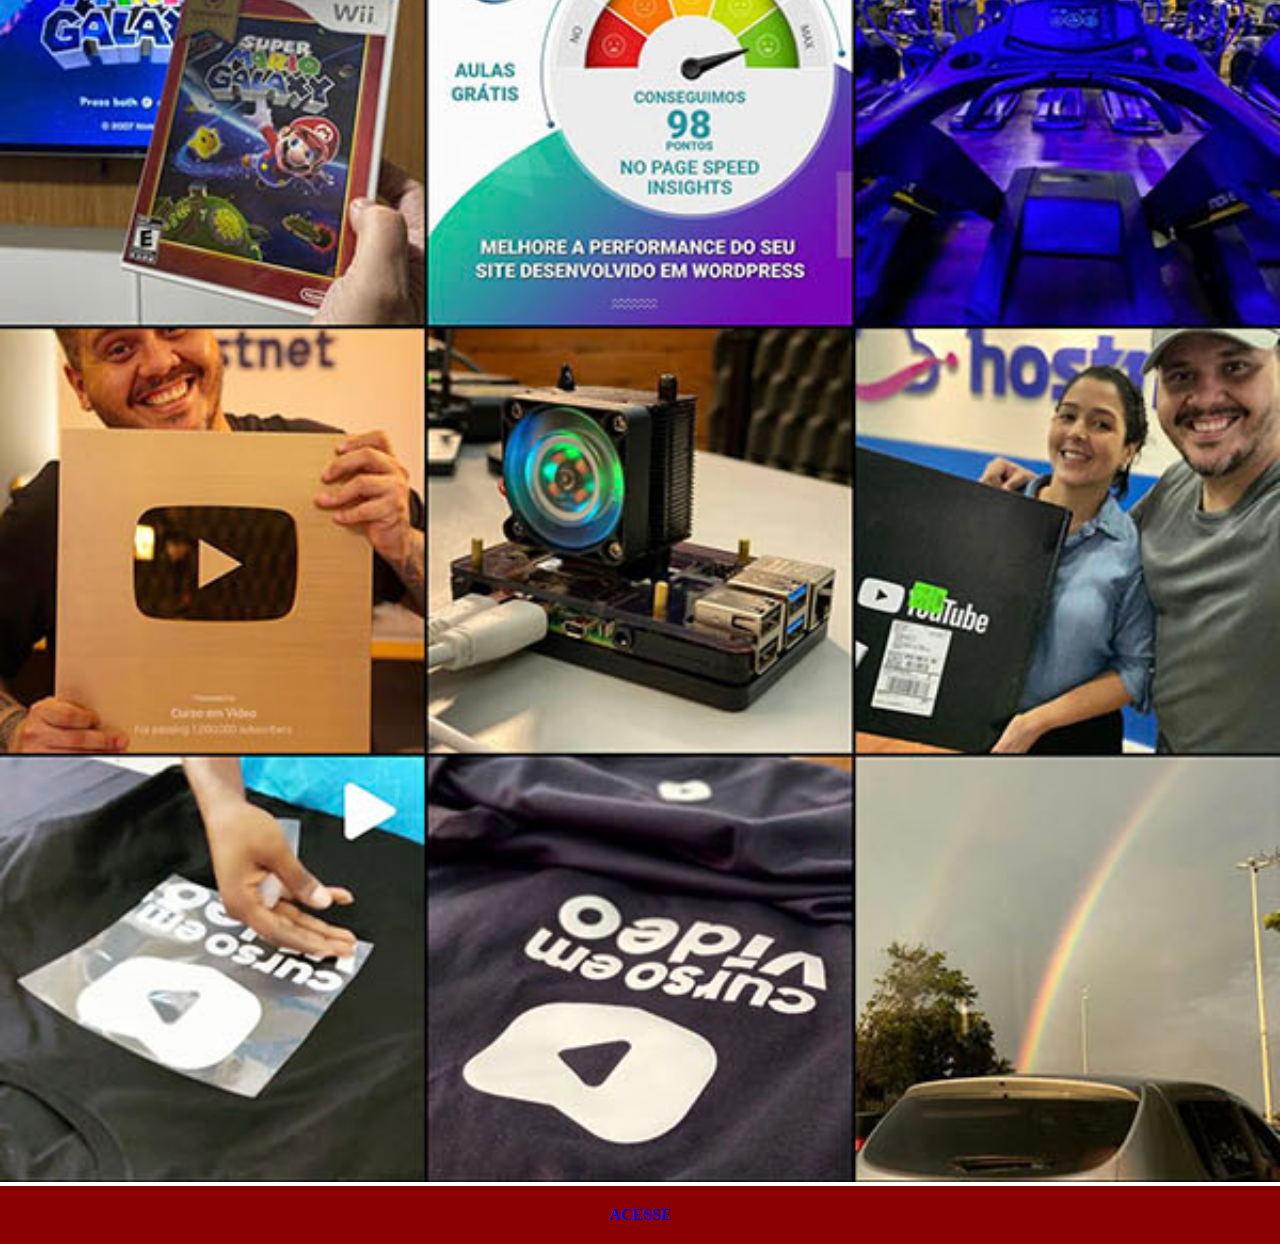
<file: instagram.html>
<!DOCTYPE html>
<html lang="pt-br">
<head>
    <meta charset="UTF-8">
    <meta name="viewport" content="width=device-width, initial-scale=1.0">
    <title>Instagram</title>
    <link rel="stylesheet" href="estilos/social.css">
</head>
<body>
    <img src="imagens/tela-instagram.jpg" alt="instagram">
    <a href="https://www.instagram.com/gustavoguanabara/?hl=pt" target="_blank">ACESSE</a>
</body>
</html>
</file>
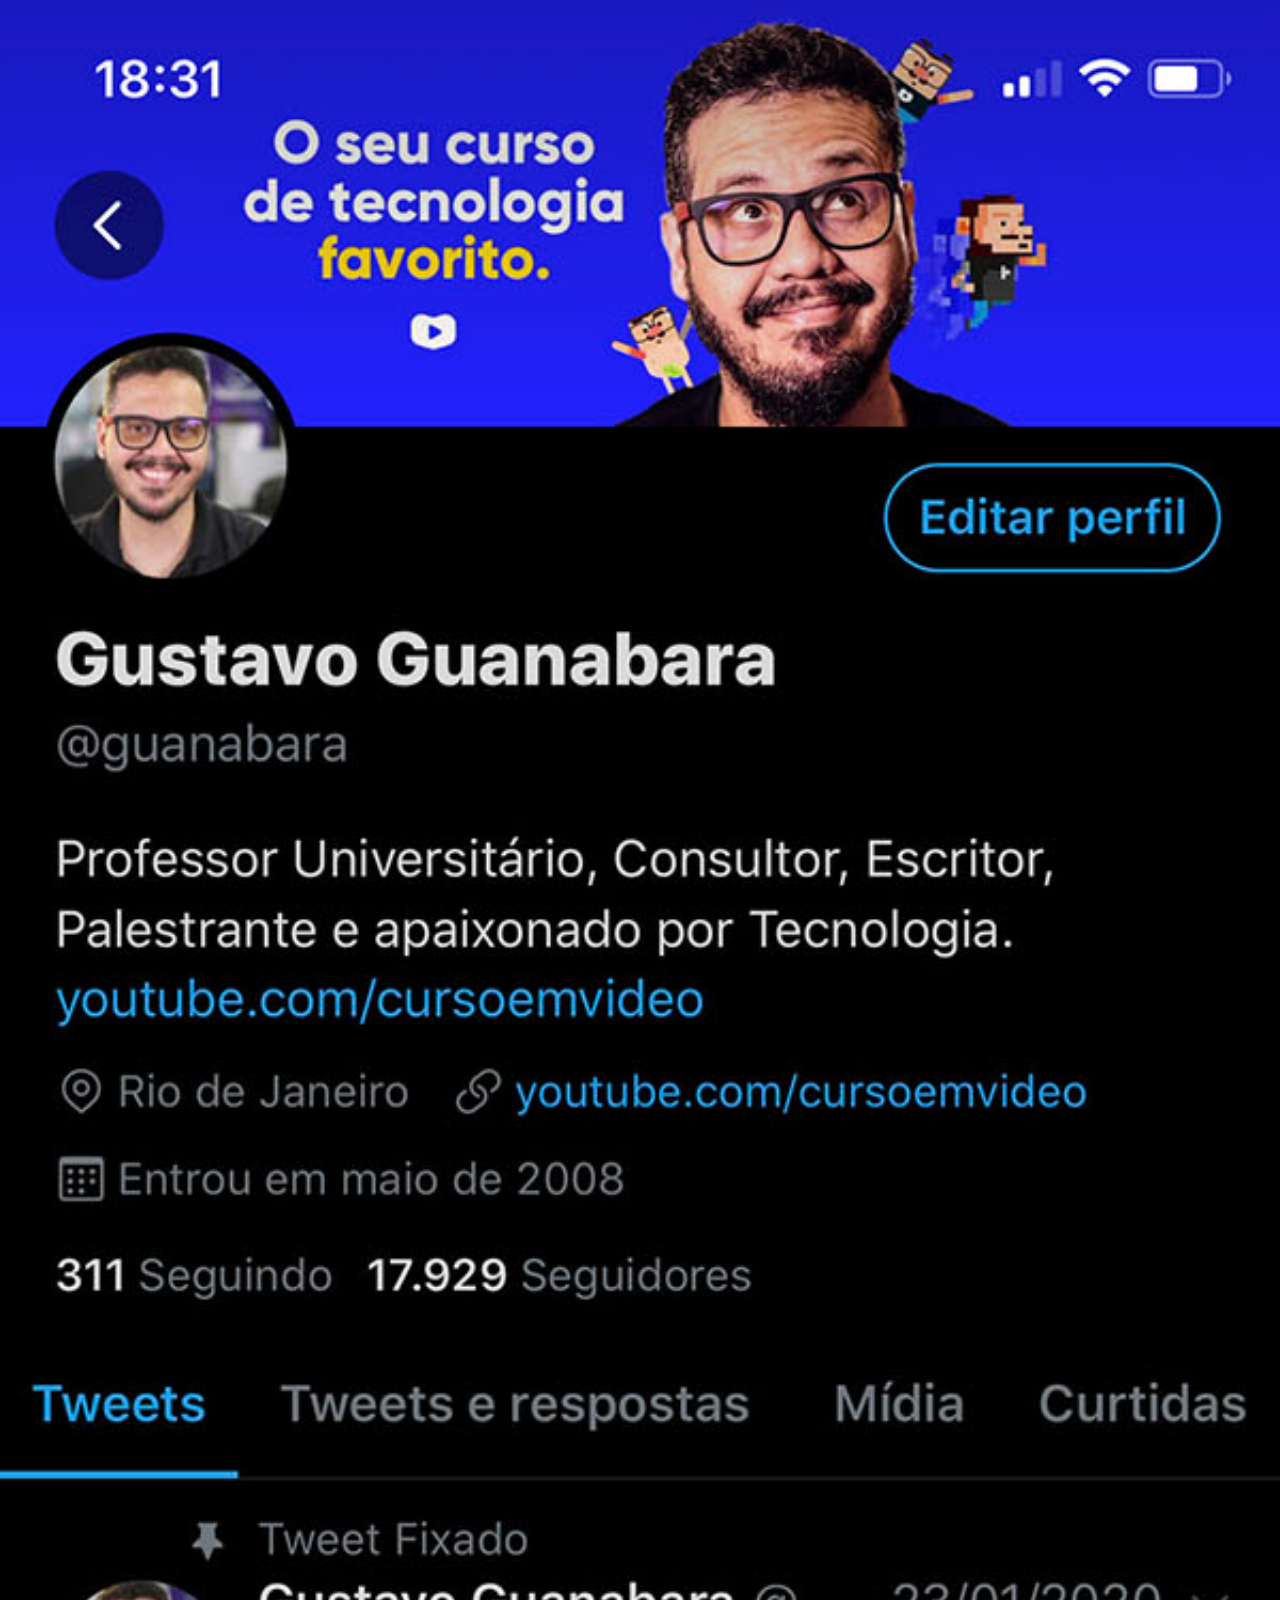
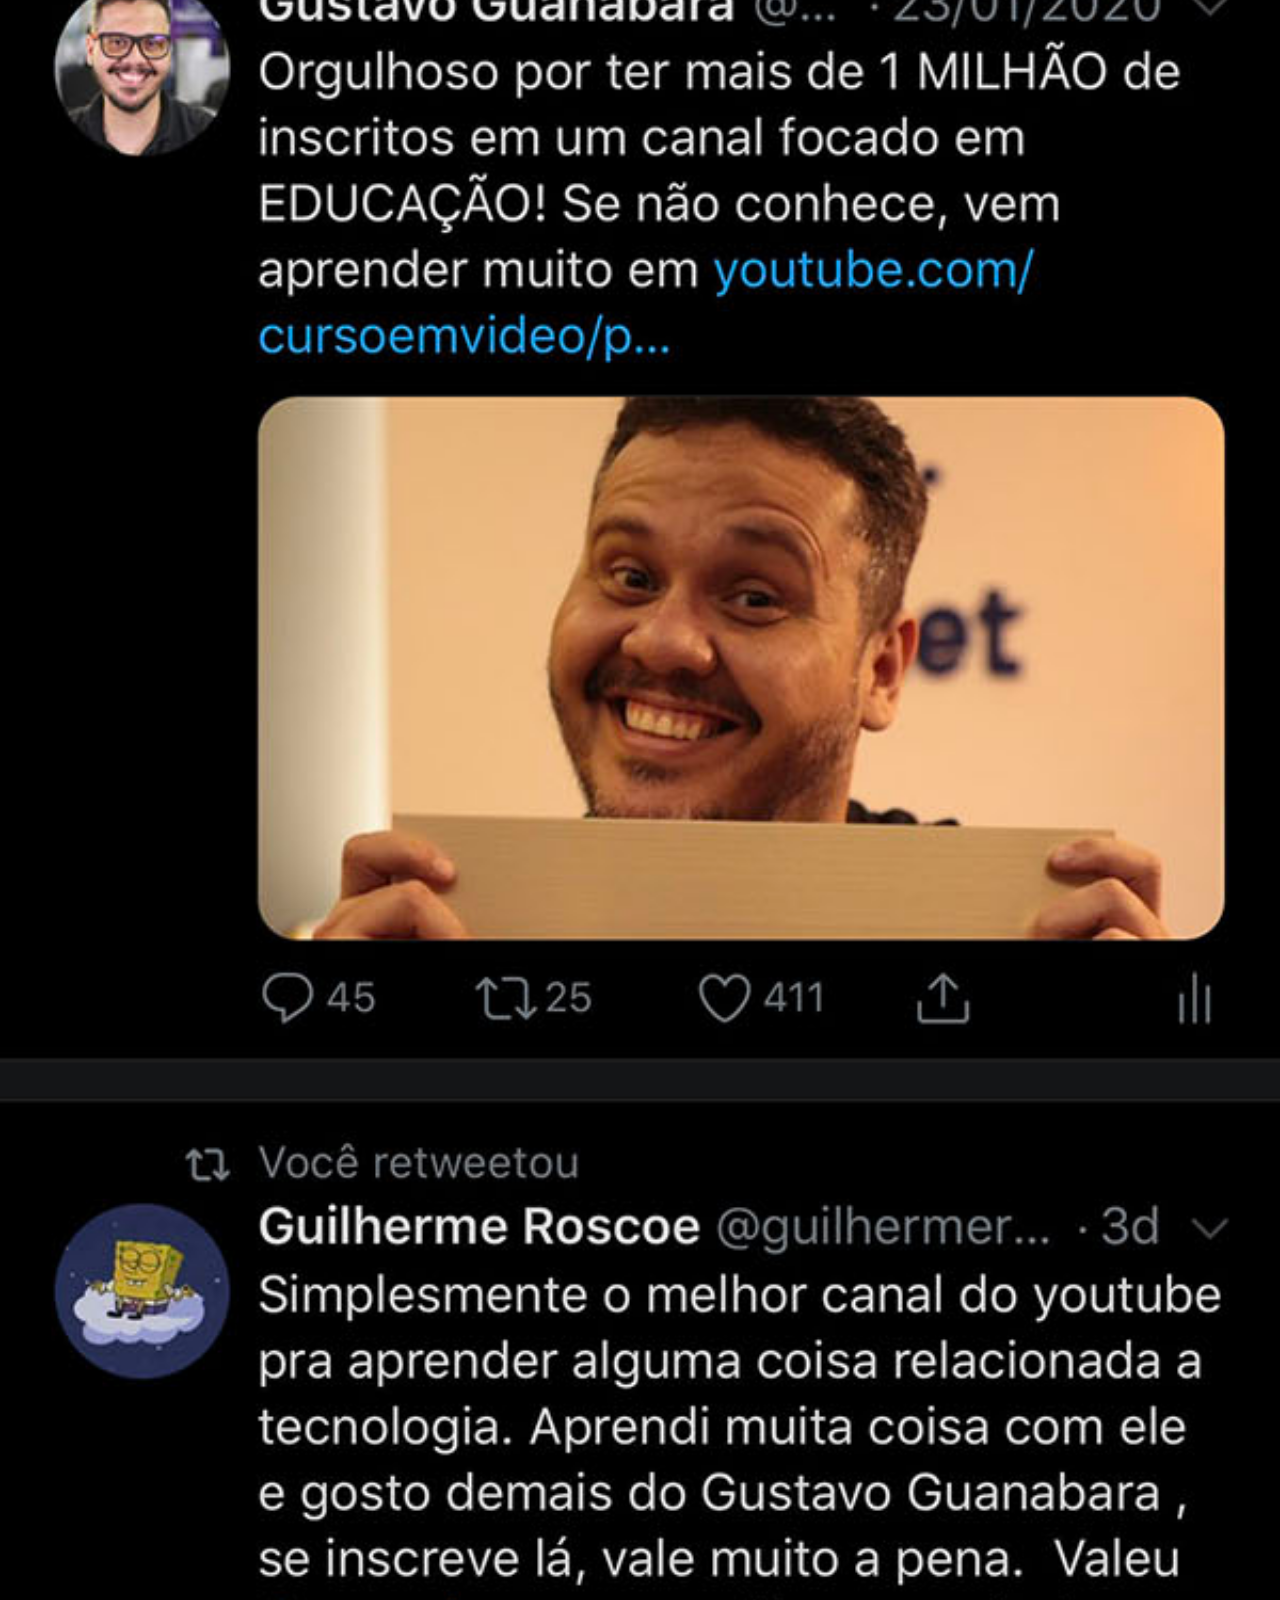
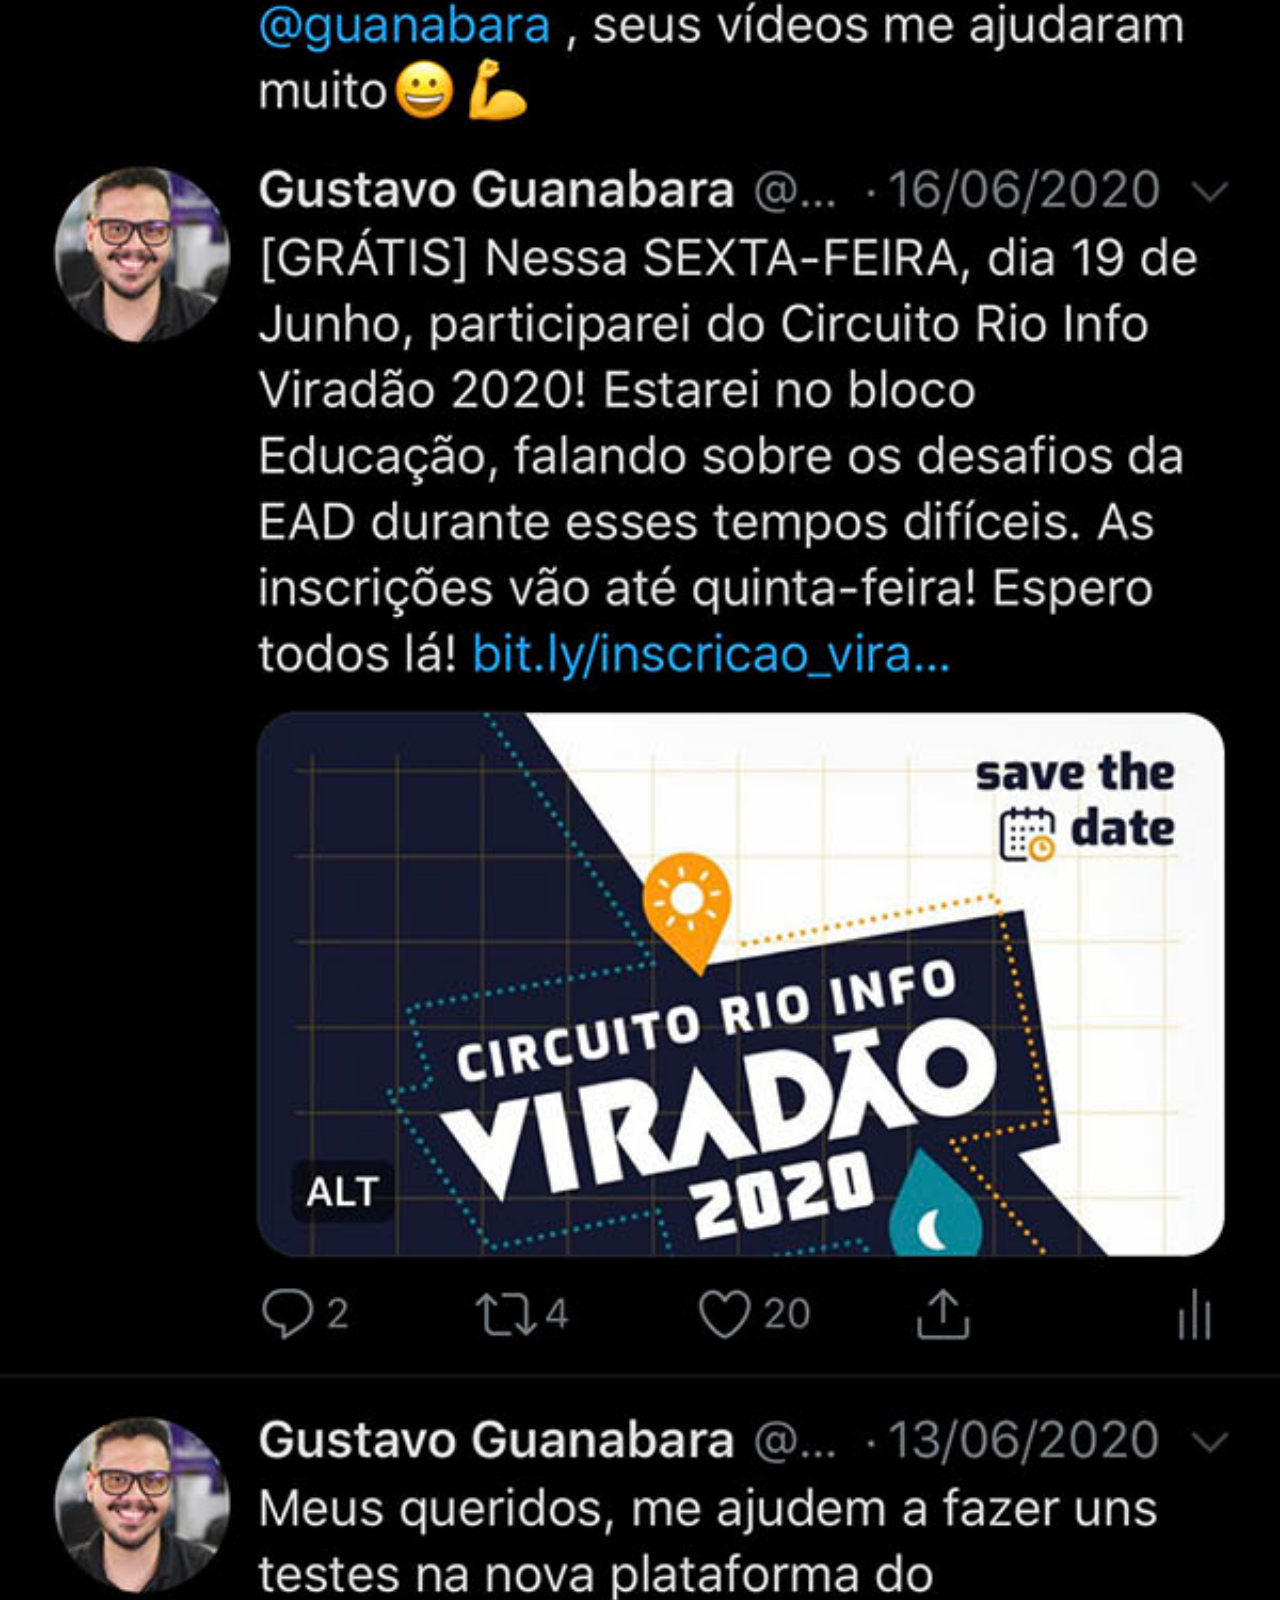
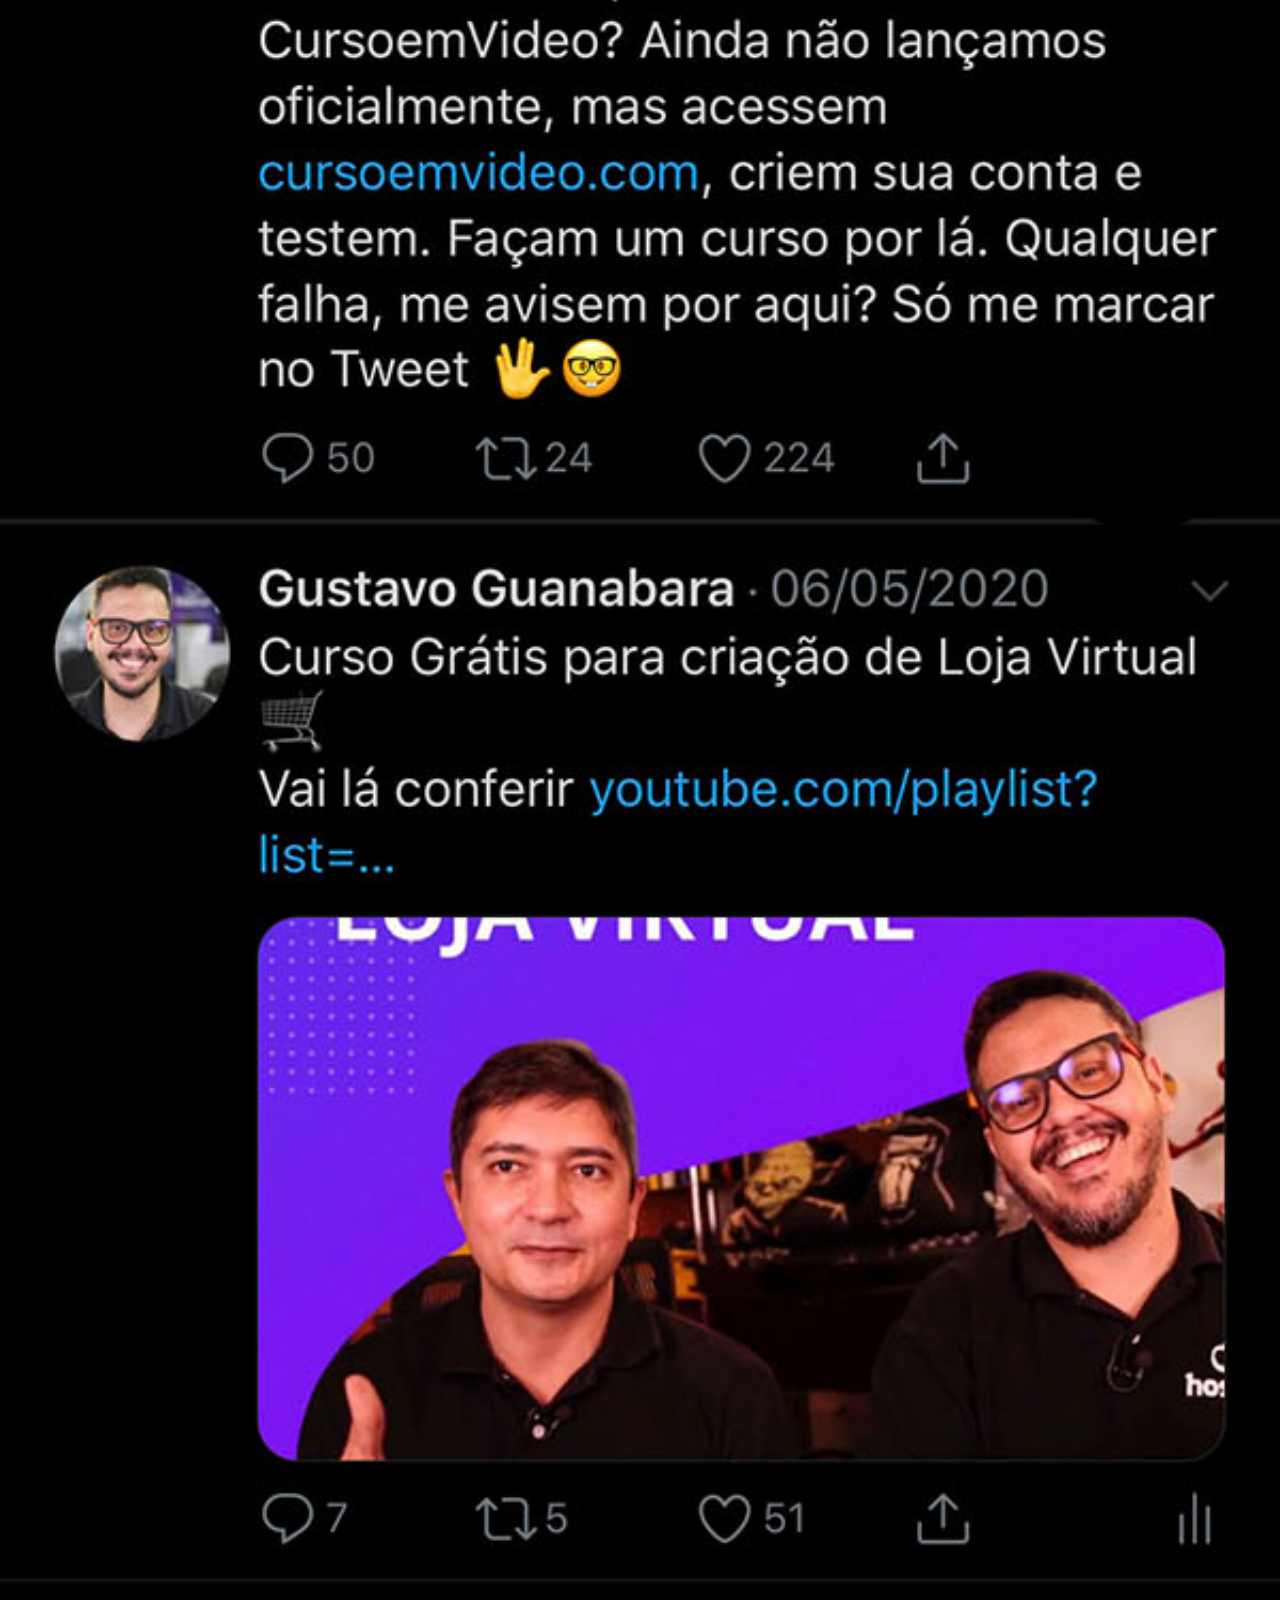
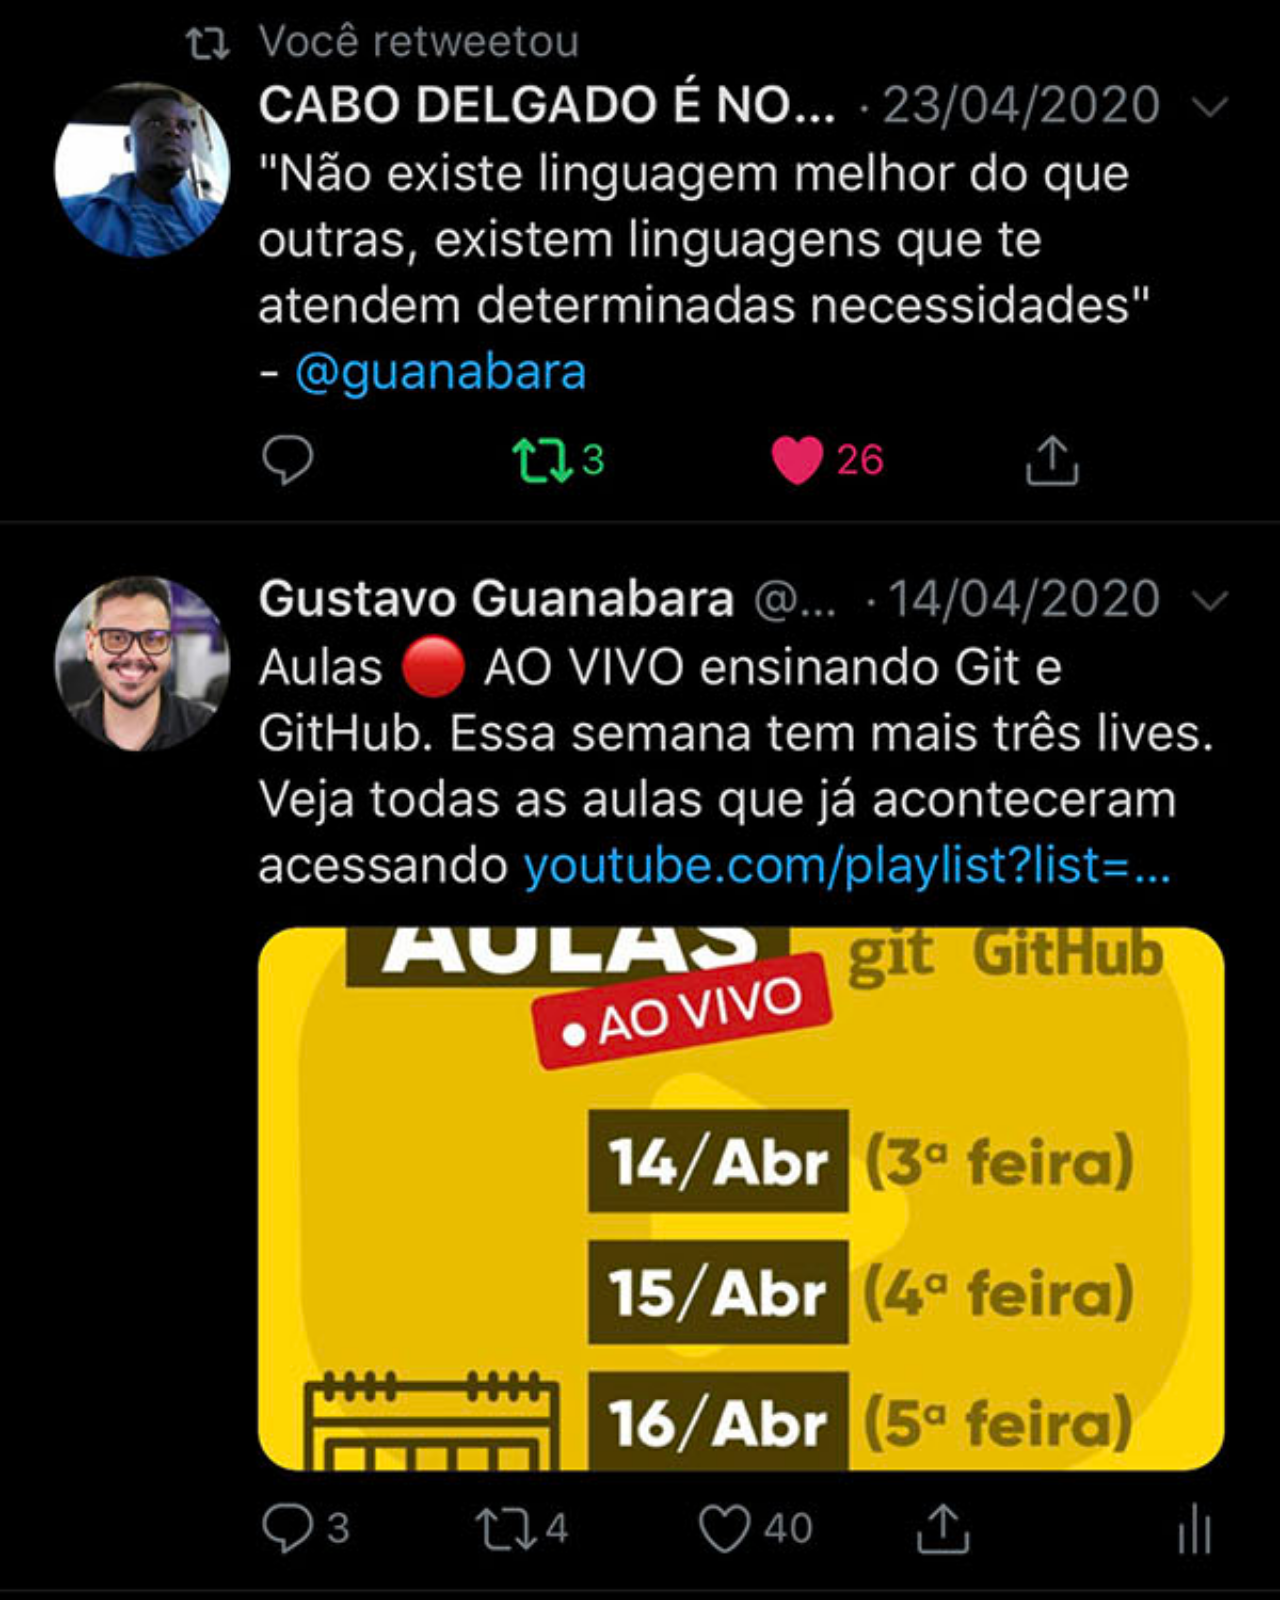
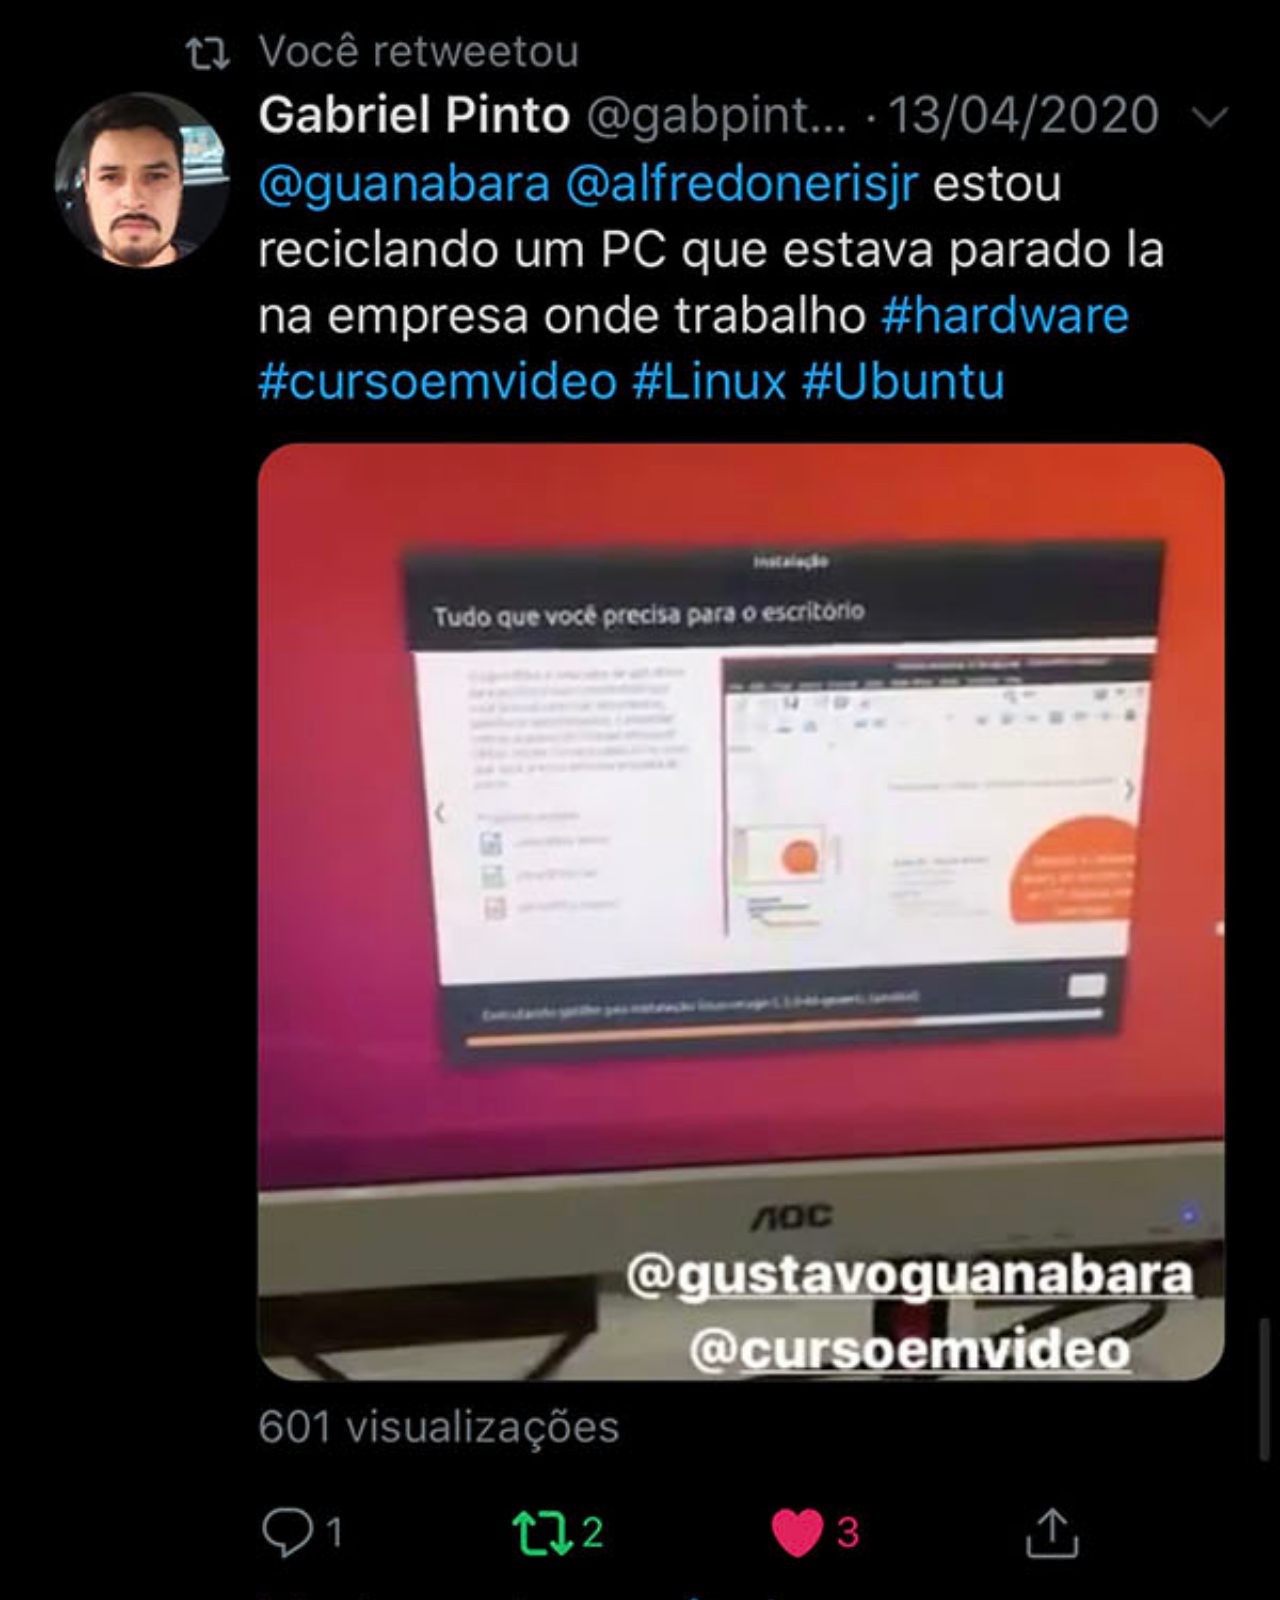
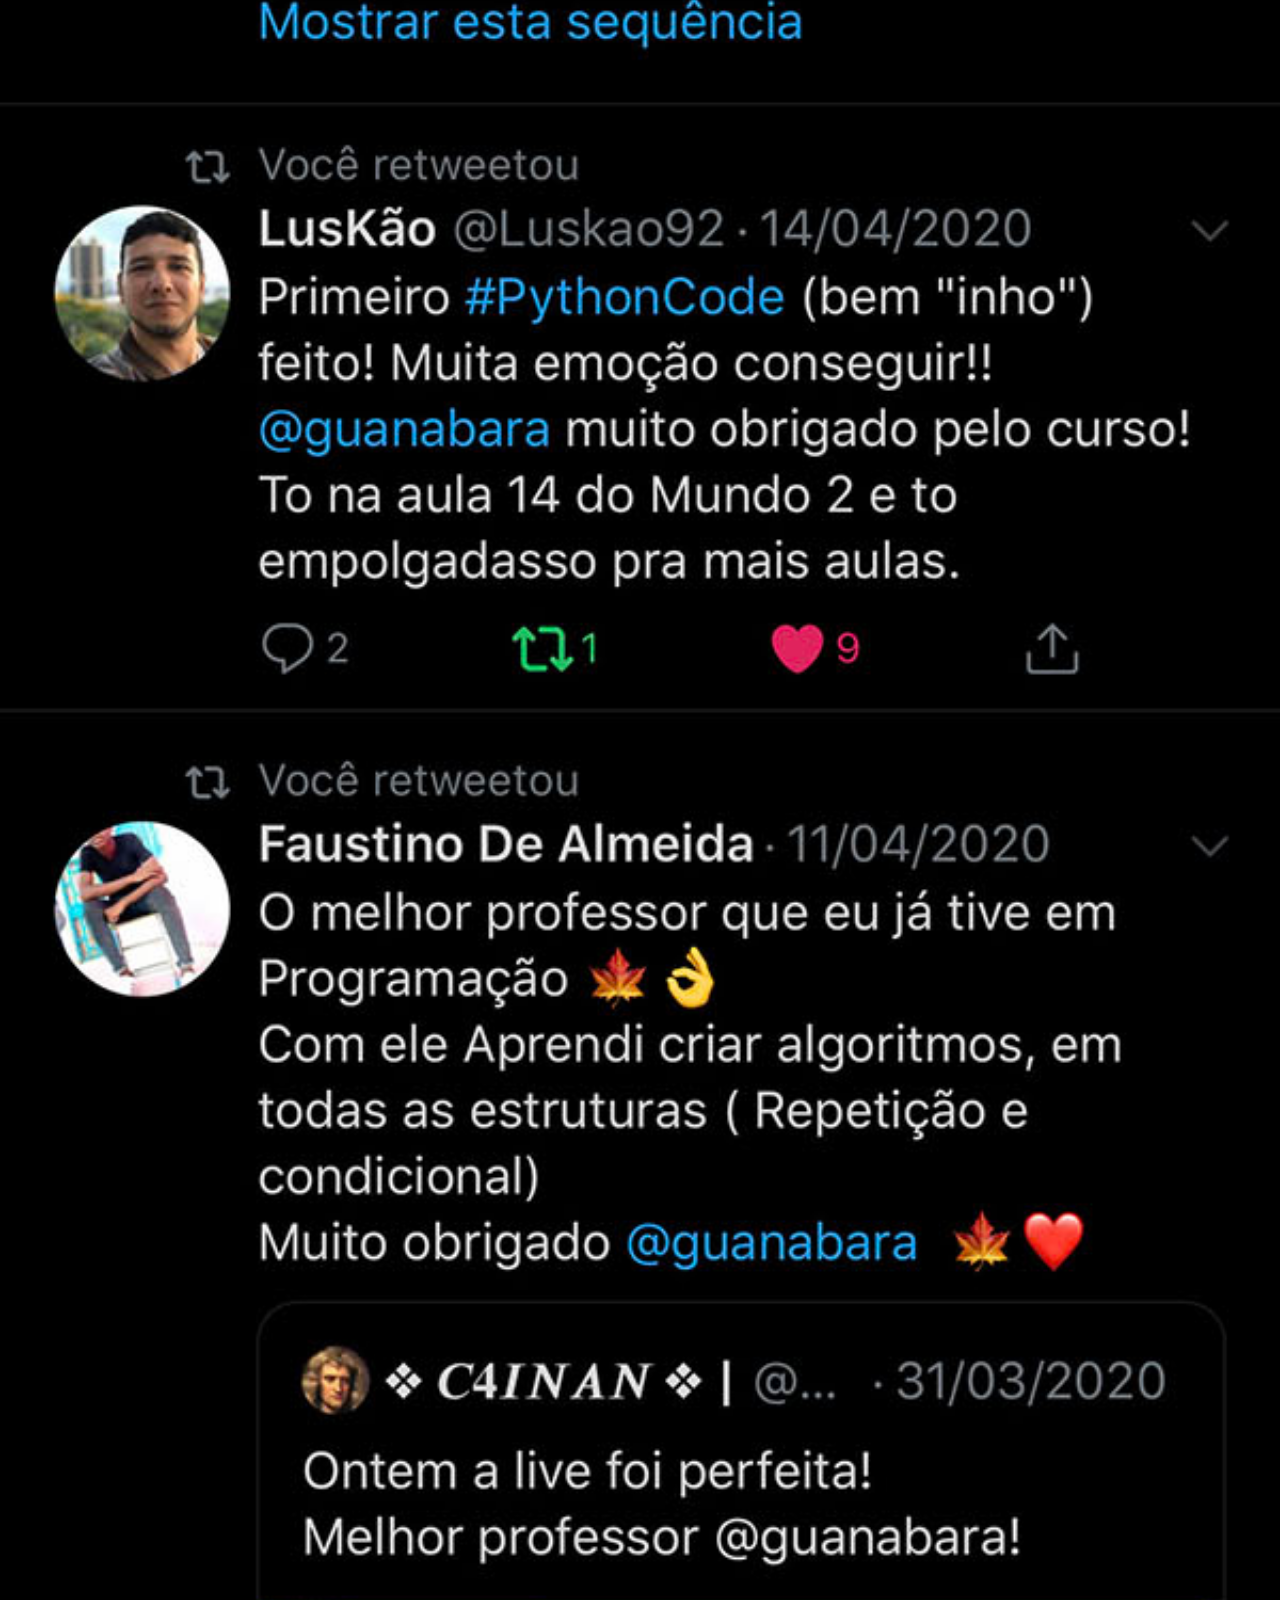
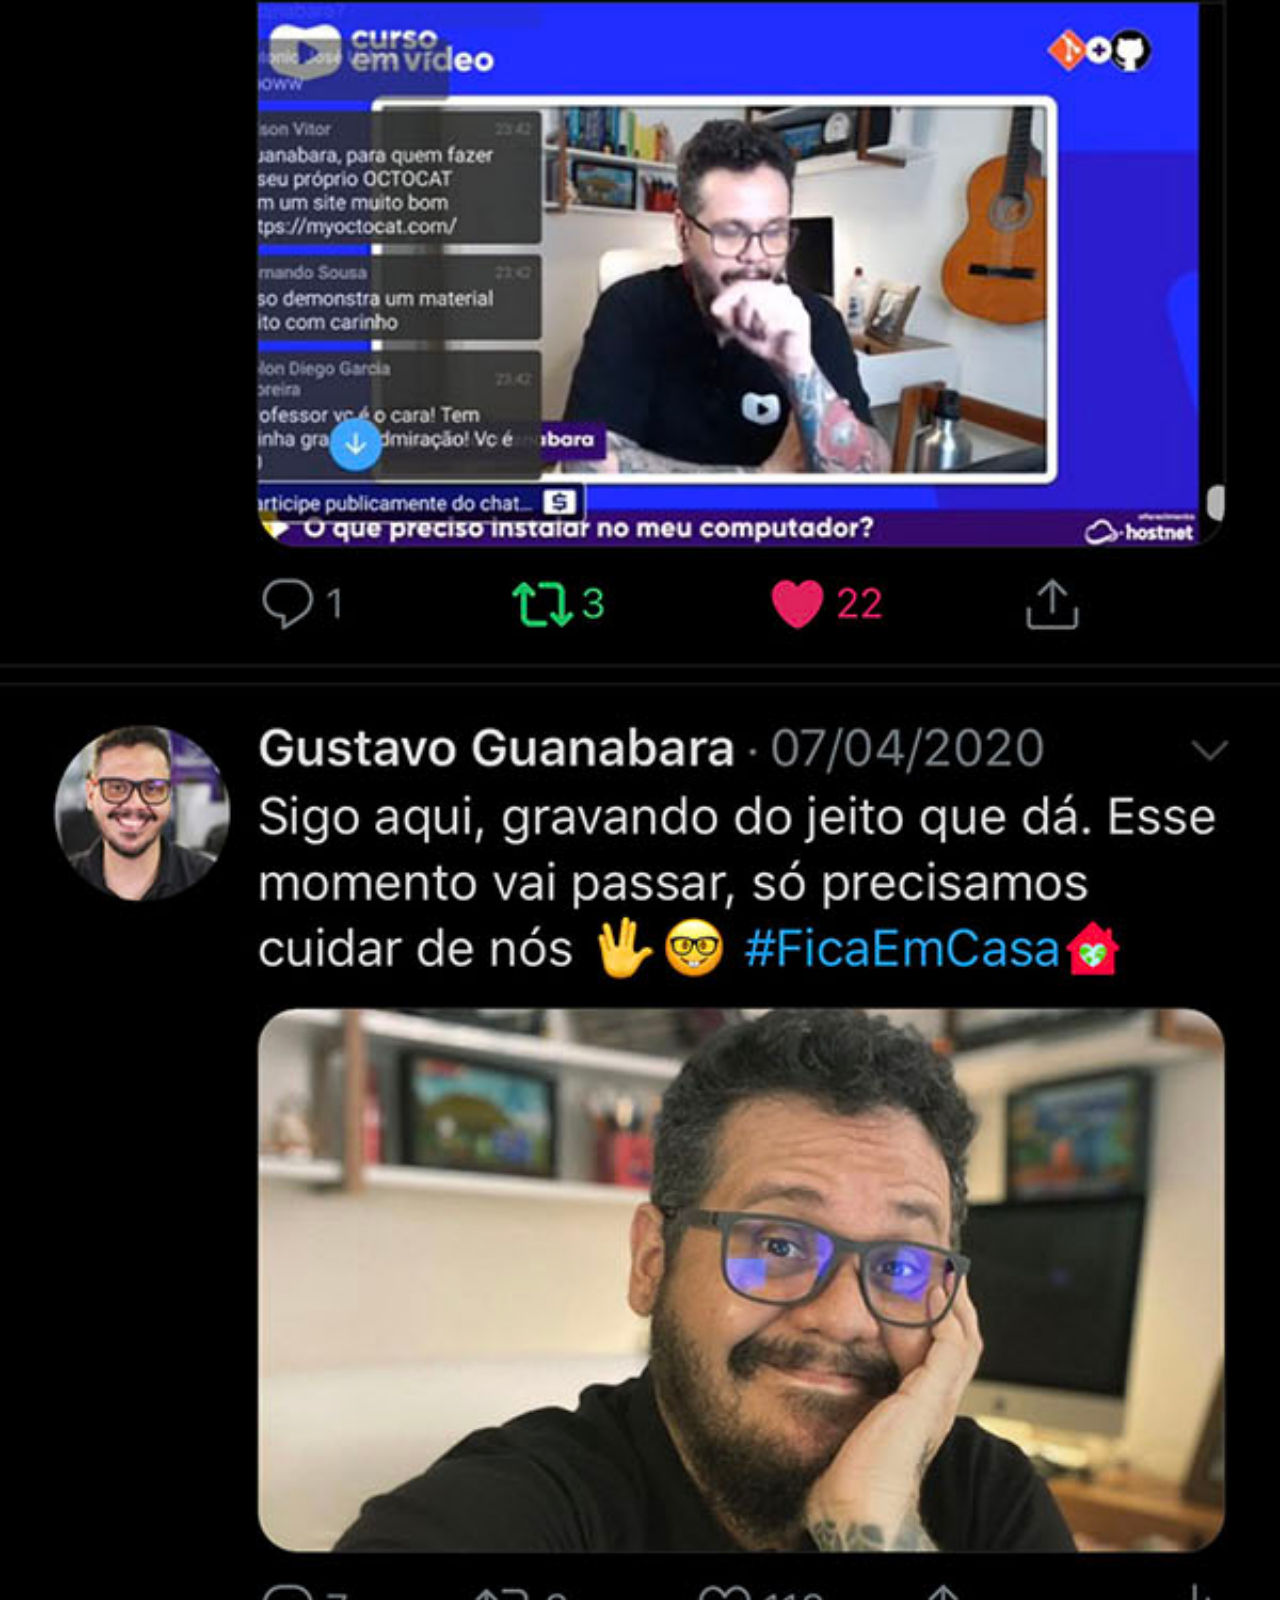
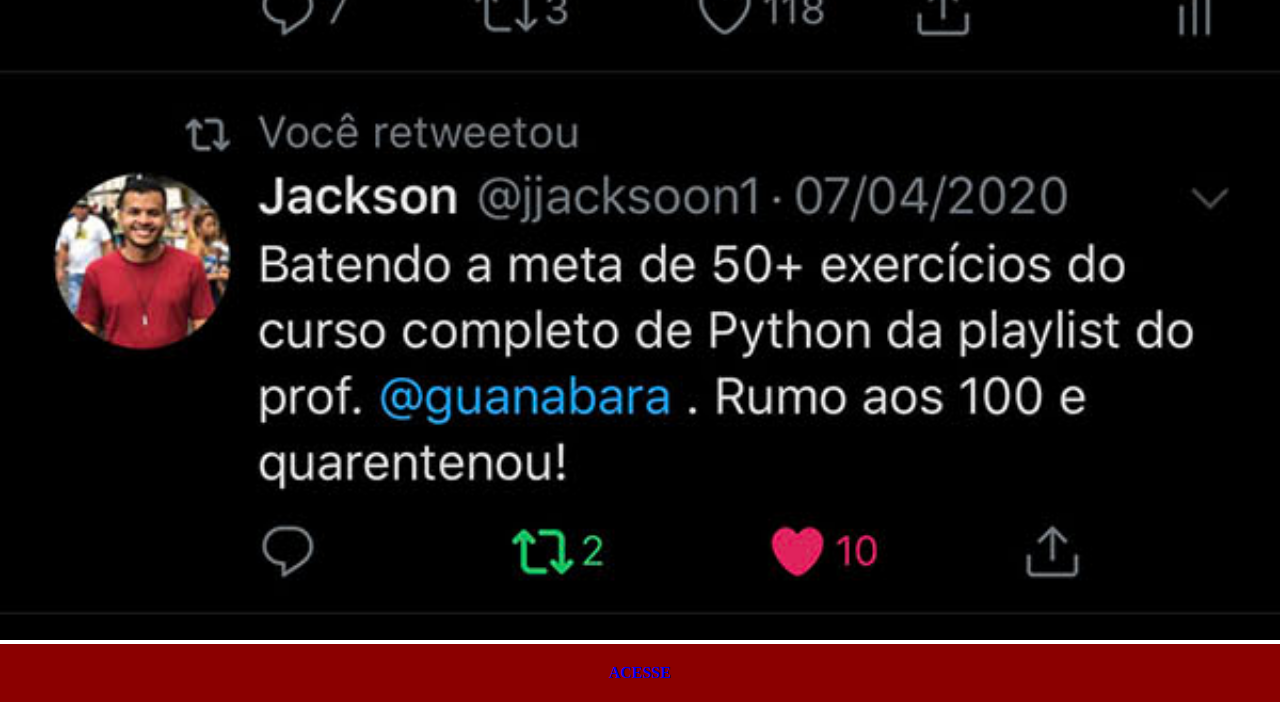
<file: twitter.html>
<!DOCTYPE html>
<html lang="pt-br">
<head>
    <meta charset="UTF-8">
    <meta name="viewport" content="width=device-width, initial-scale=1.0">
    <title>Twitter</title>
    <link rel="stylesheet" href="estilos/social.css">

</head>
<body>
    <img src="imagens/tela-twitter.jpg" alt="Twitter">
    <a href="https://twitter.com/guanabara" target="_blank">ACESSE</a>
</body>
</html>
</file>
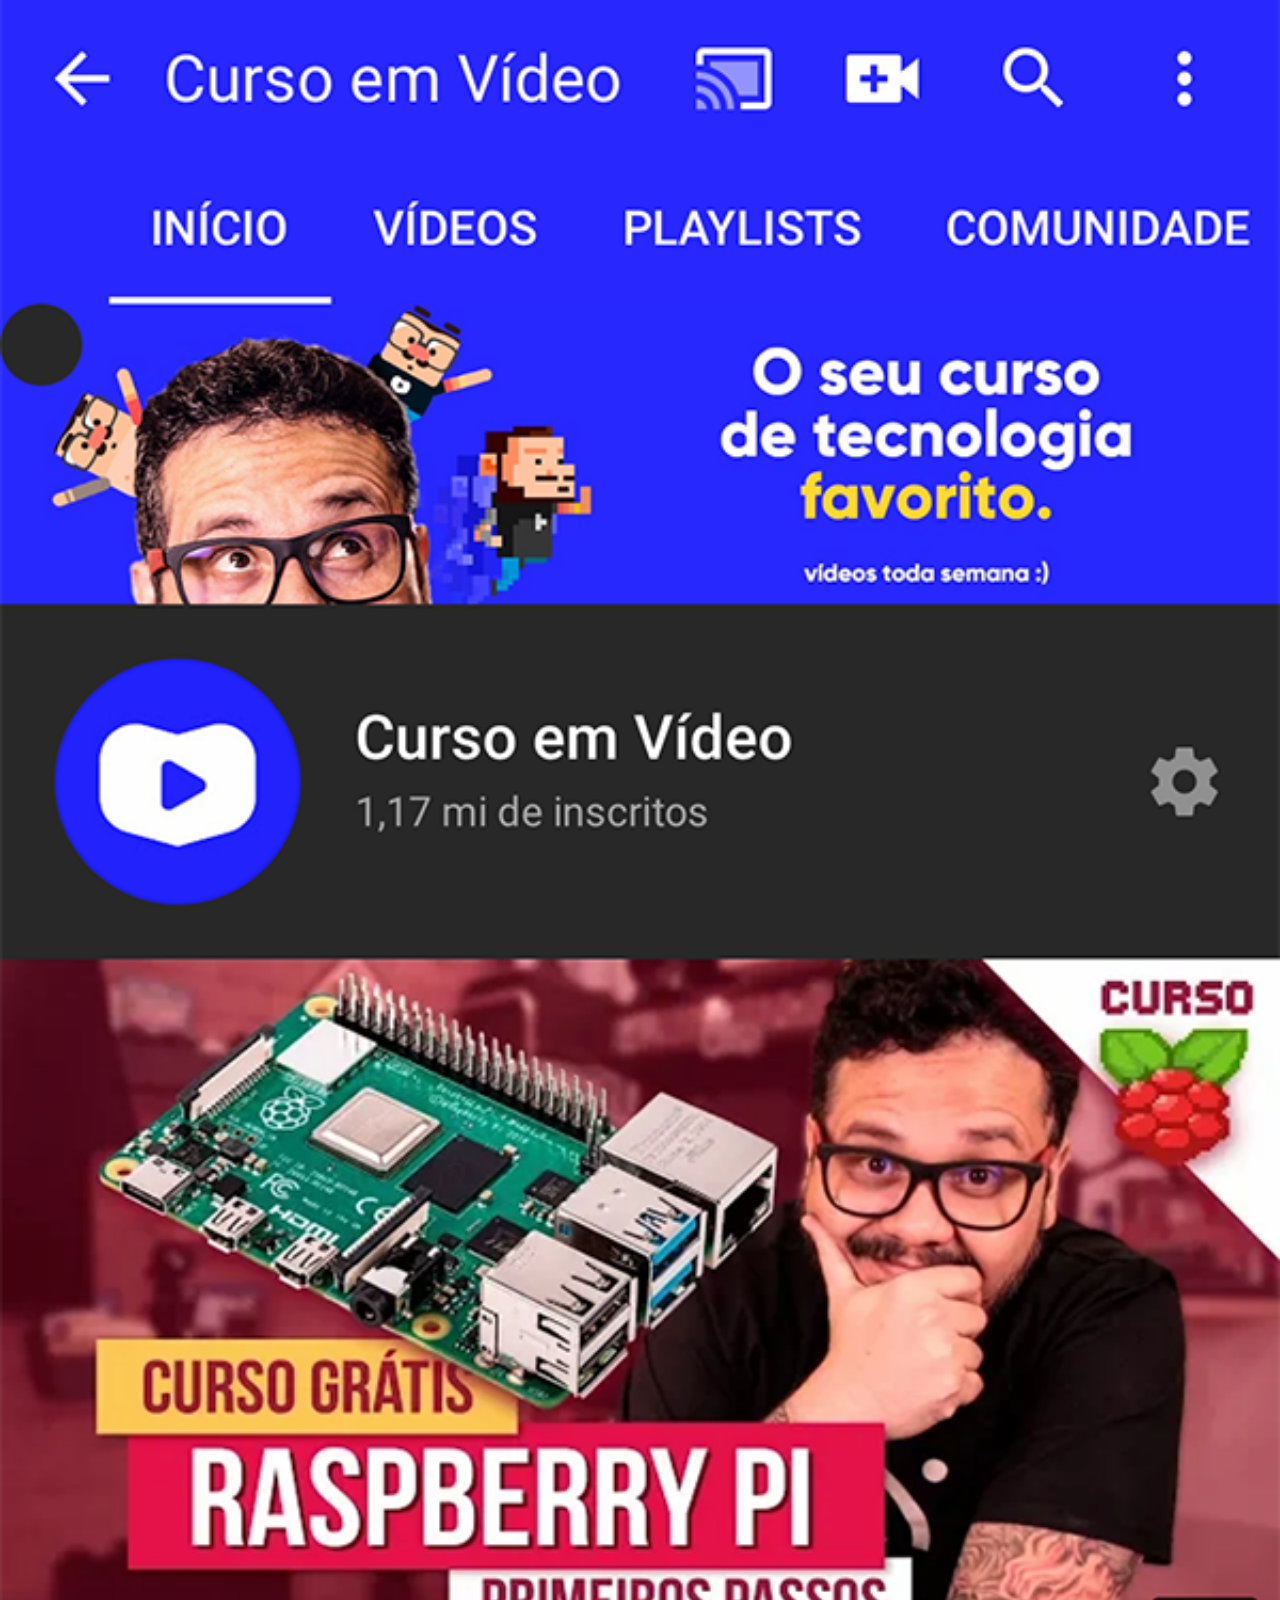
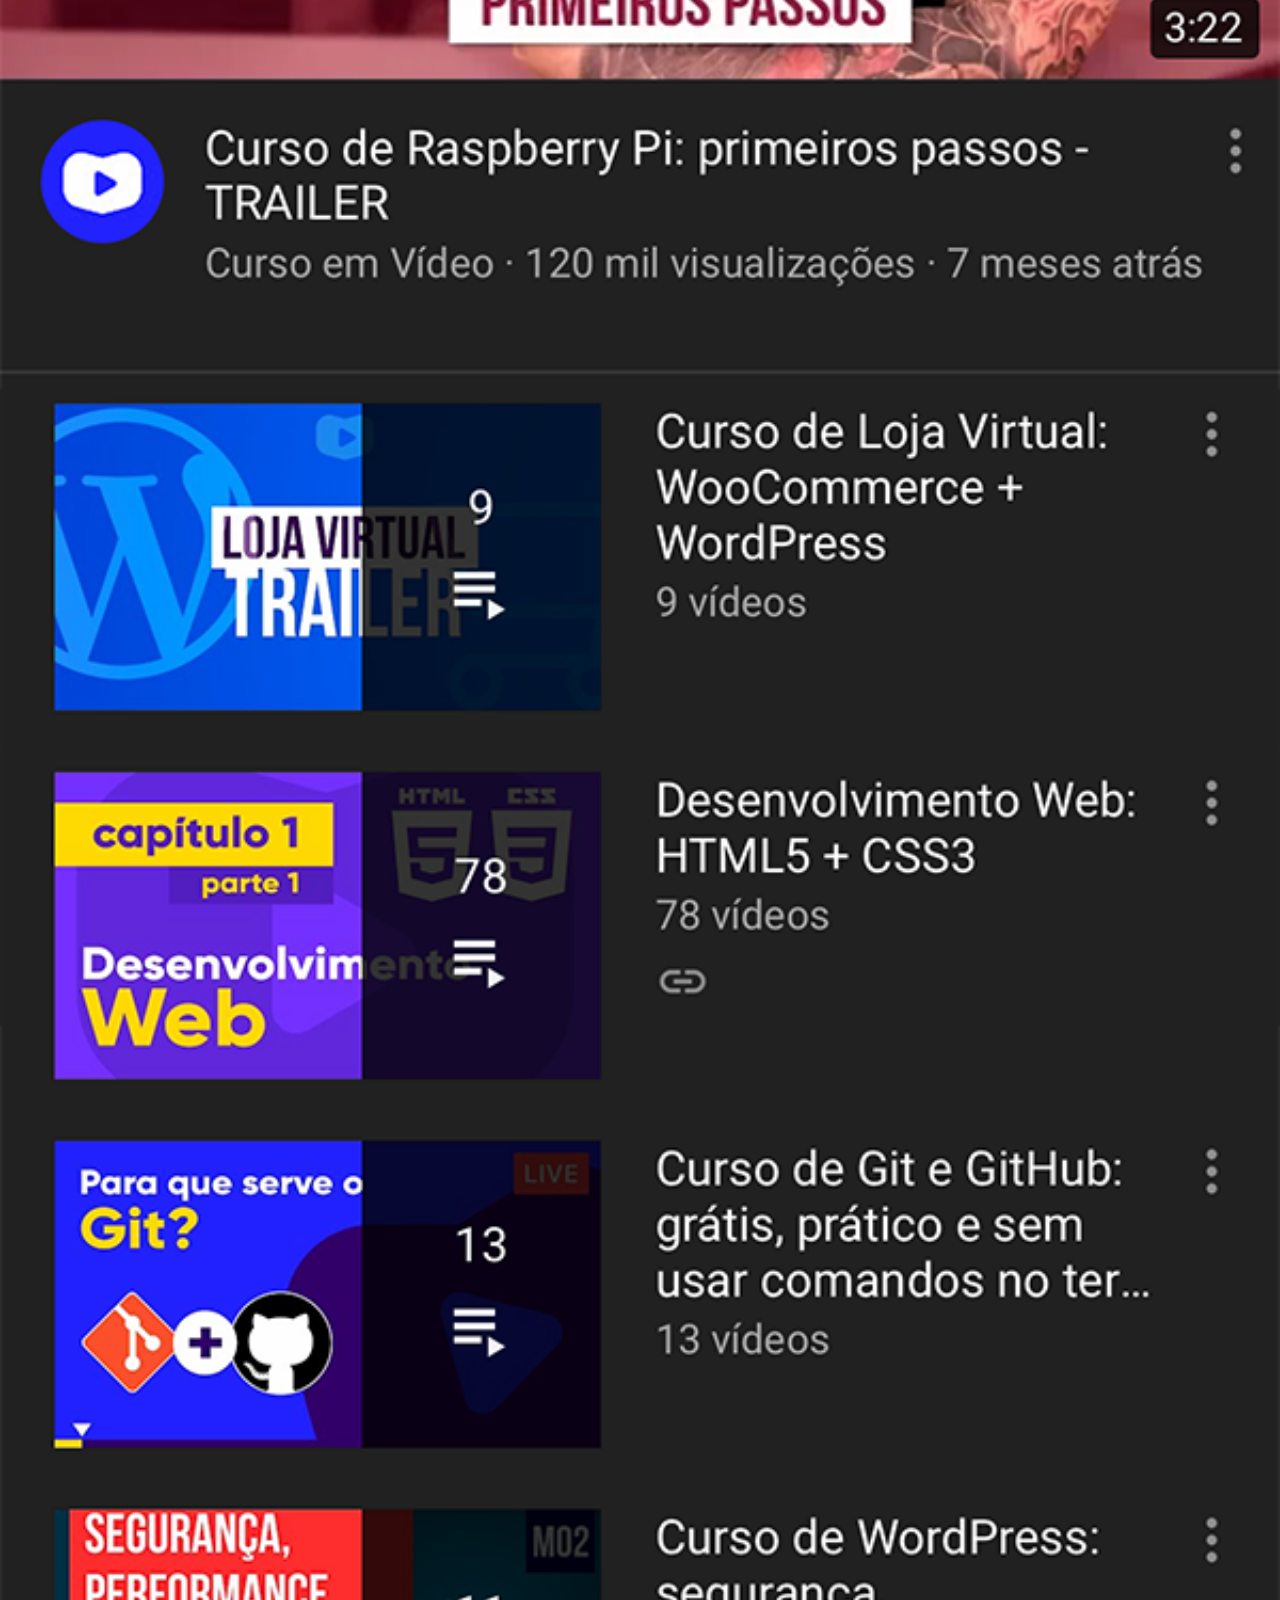
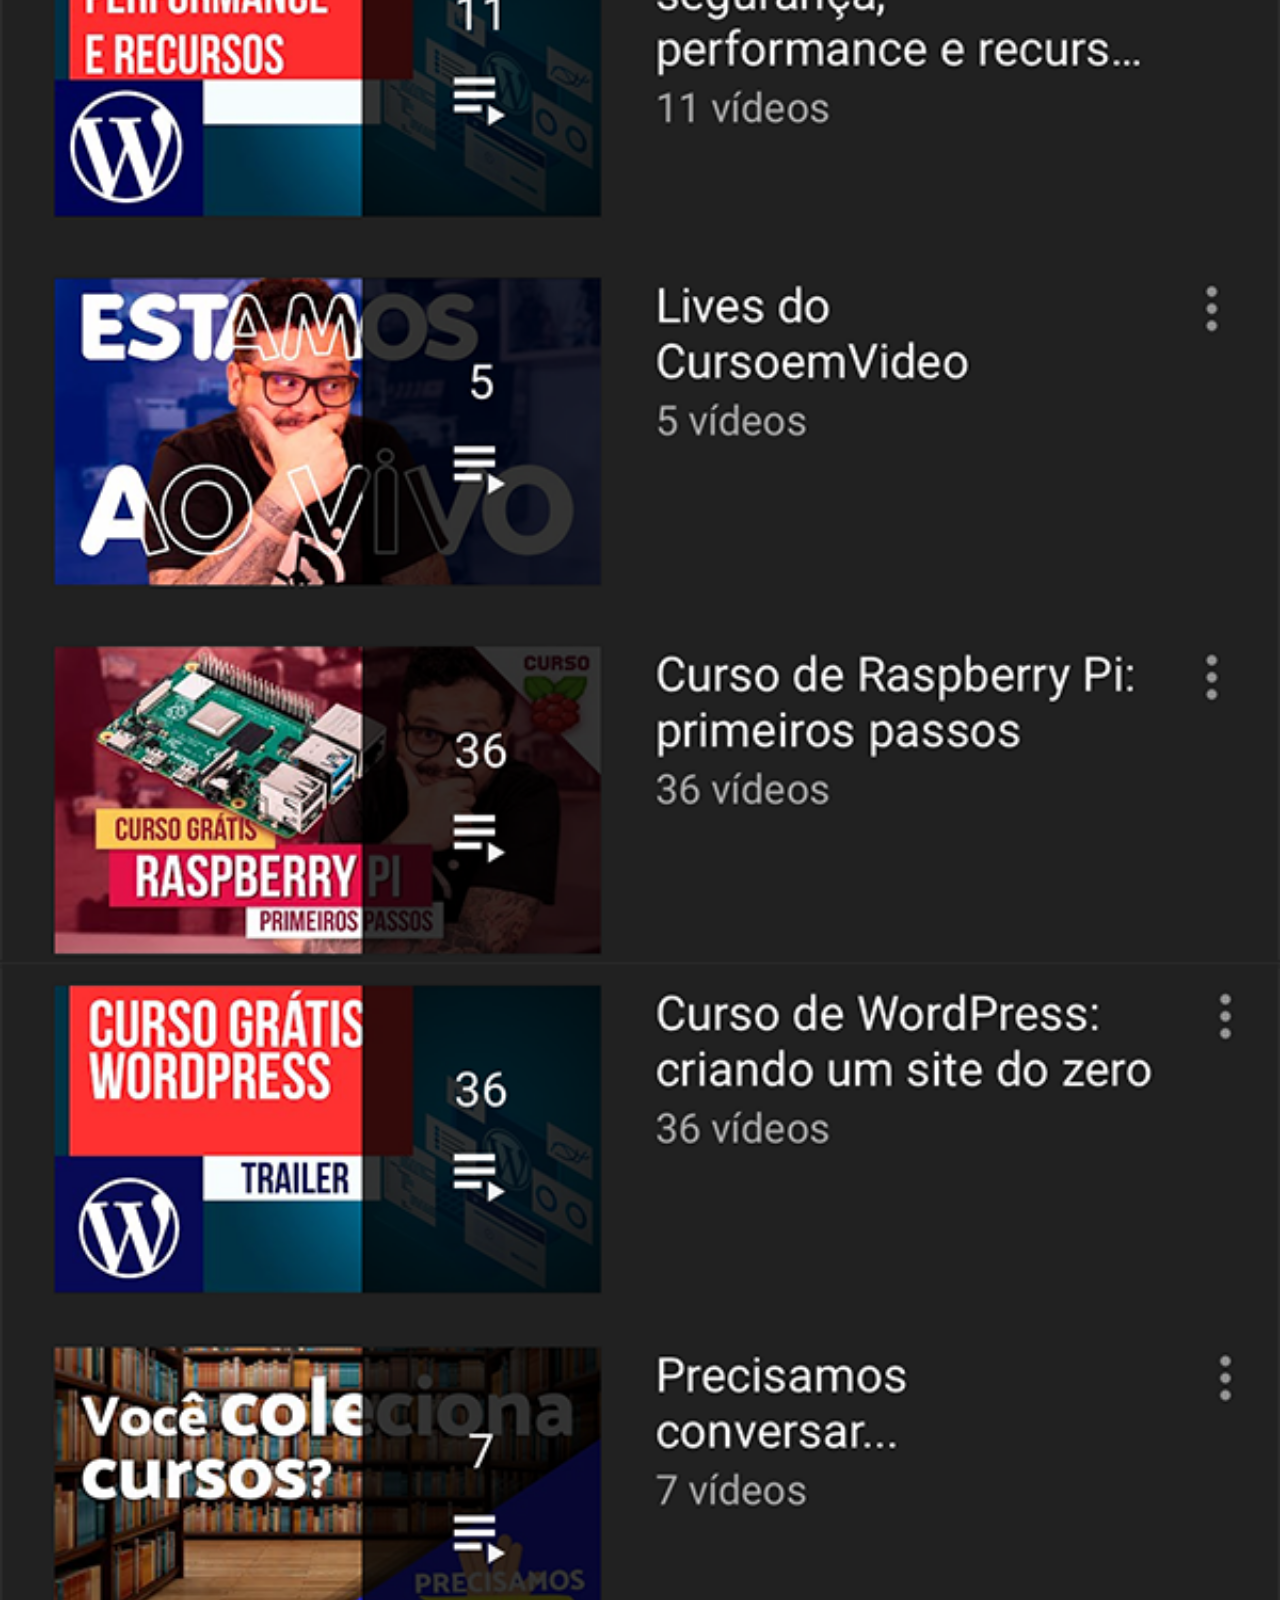
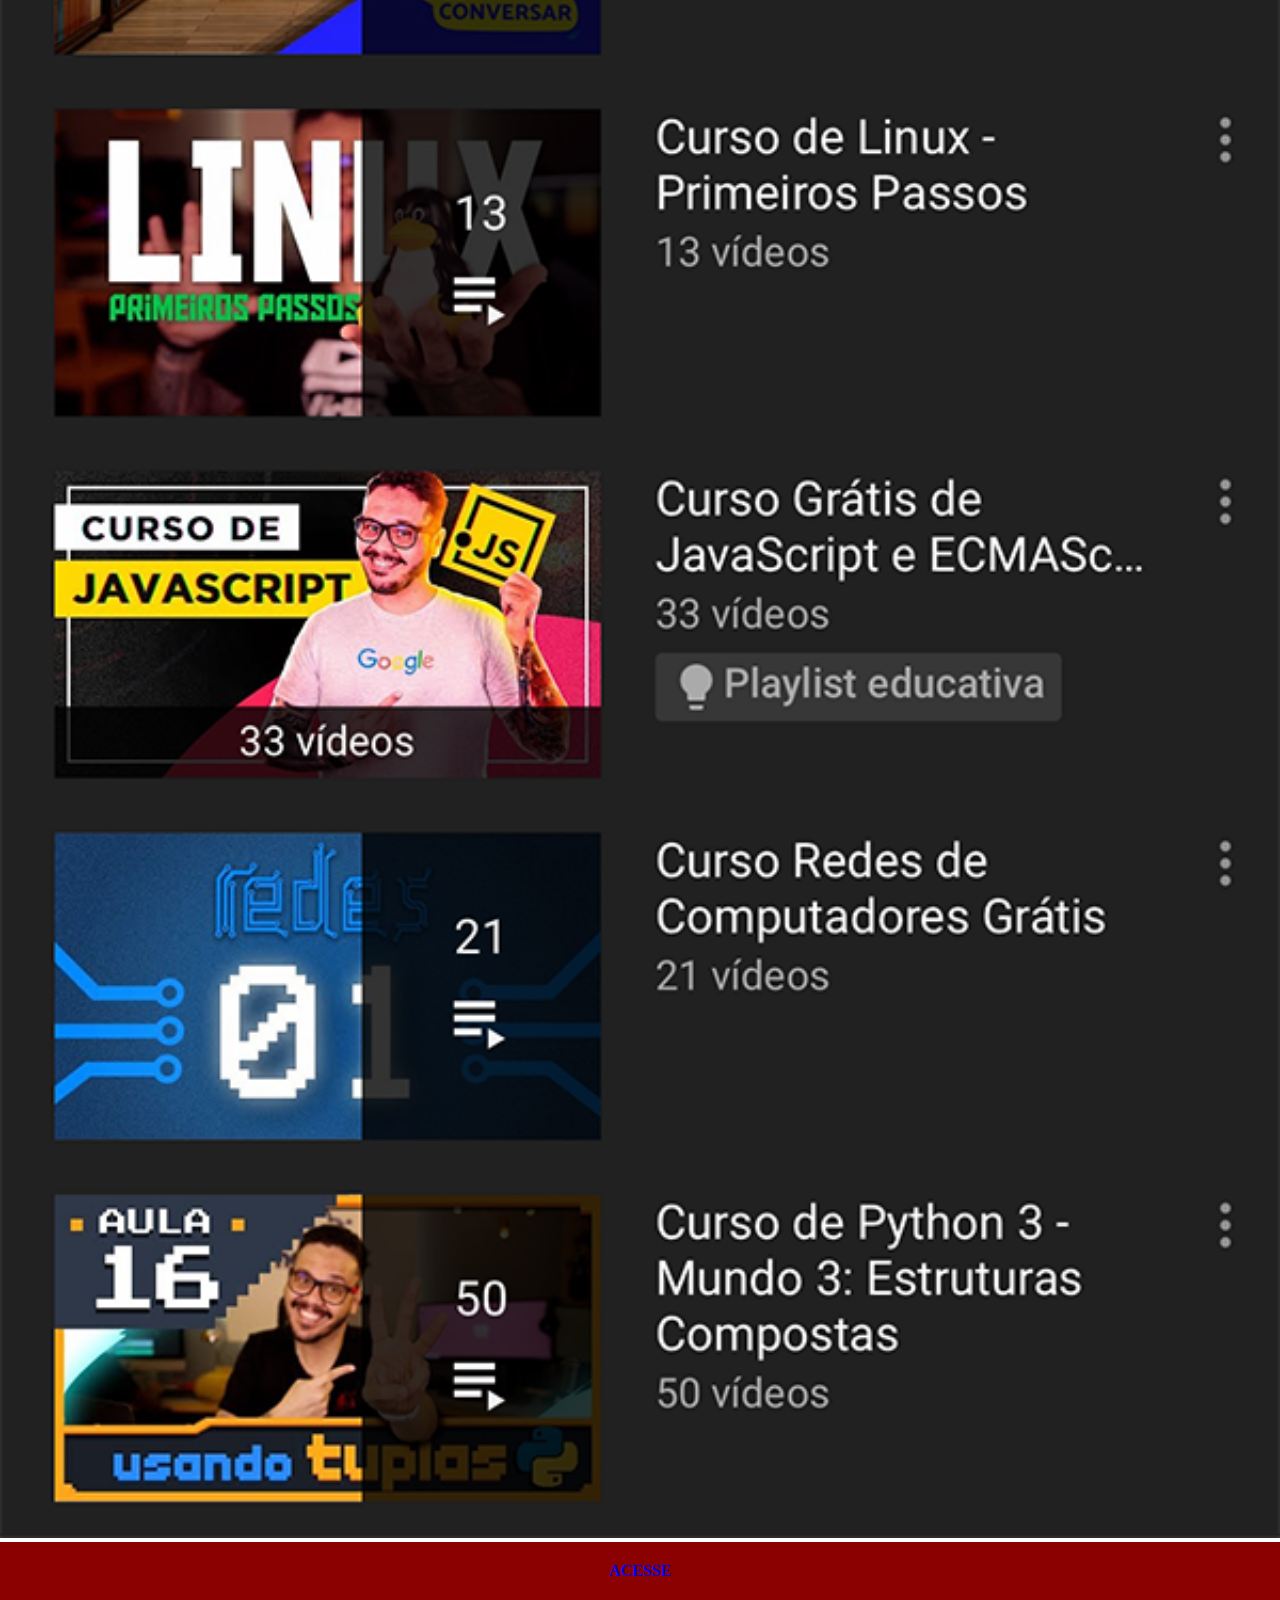
<file: youtube.html>
<!DOCTYPE html>
<html lang="en">
<head>
    <meta charset="UTF-8">
    <meta name="viewport" content="width=device-width, initial-scale=1.0">
    <title>Youtube</title>
    <link rel="stylesheet" href="estilos/social.css">



</head>
<body>
    <img src="imagens/tela-youtube.png" alt="Youtube">
    <a href="https://www.youtube.com/@CursoemVideo/playlists" target="_blank">ACESSE</a>


</body>
</html>
</file>
<file: estilos/style.css>
@charset "UTF-8";



*{
    margin: 0px;
    padding: 0px;
    font-family: Arial, Helvetica, sans-serif;
}

 html, body{
    height:100vh;
    width: 100vw;
    
}

body{
    background: url('../imagens/fundo-madeira.jpg') no-repeat top center;
    background-size: cover;
    background-attachment: fixed;
    overflow: hidden;
}





main {
    position: relative;
    width: 100vw;
    height: 100vh;
}



section#telefone {
    position: absolute;
    top: 50%;
    left: 50%;
    transform: translate(-50%, -50%);
    width: 248px;
    height:500px;    

    background:  url('../imagens/frame-iphone-pq.png') no-repeat;


}

iframe#tela{
    position: relative;
    top: 65px;
    left: 18px;
    width: 211px;    
    height: 375px;    


}


section#redes-sociais {
   
    
    text-align: right;



}

section#redes-sociais > a > img{
    width: 30px;
    height: 30px;
    margin: 10px;
    border-radius: 50%;
    box-shadow: 2px 2px 5px rgb(0, 0, 0.400);
    box-sizing: border-box;
}

section#redes-sociais > a > img:hover{
    border: 2px solid rgba(255, 255, 255, 0.635);
    transform: translate(-3px, -3px);
    box-shadow: 5px 5px 10px rgba(0, 0, 0, 0.641);
    transition: transform 0.5s, border 1s;
}
</file>
<file: estilos/social.css>
@charset "UTF-8";

        *{
            margin: 0px;
            padding: 0px;


        }

        ::-webkit-scrollbar{
            width: 0px;
            height: 0px;
        }








        img{
            width: 100vw;


        }

        a{
            display: block;
            background-color: darkred;
            padding: 20px;
            text-align: center;
            font-weight: bolder;
            text-decoration: none;
        }

        a:hover{
            background-color: red;


        }
</file>
